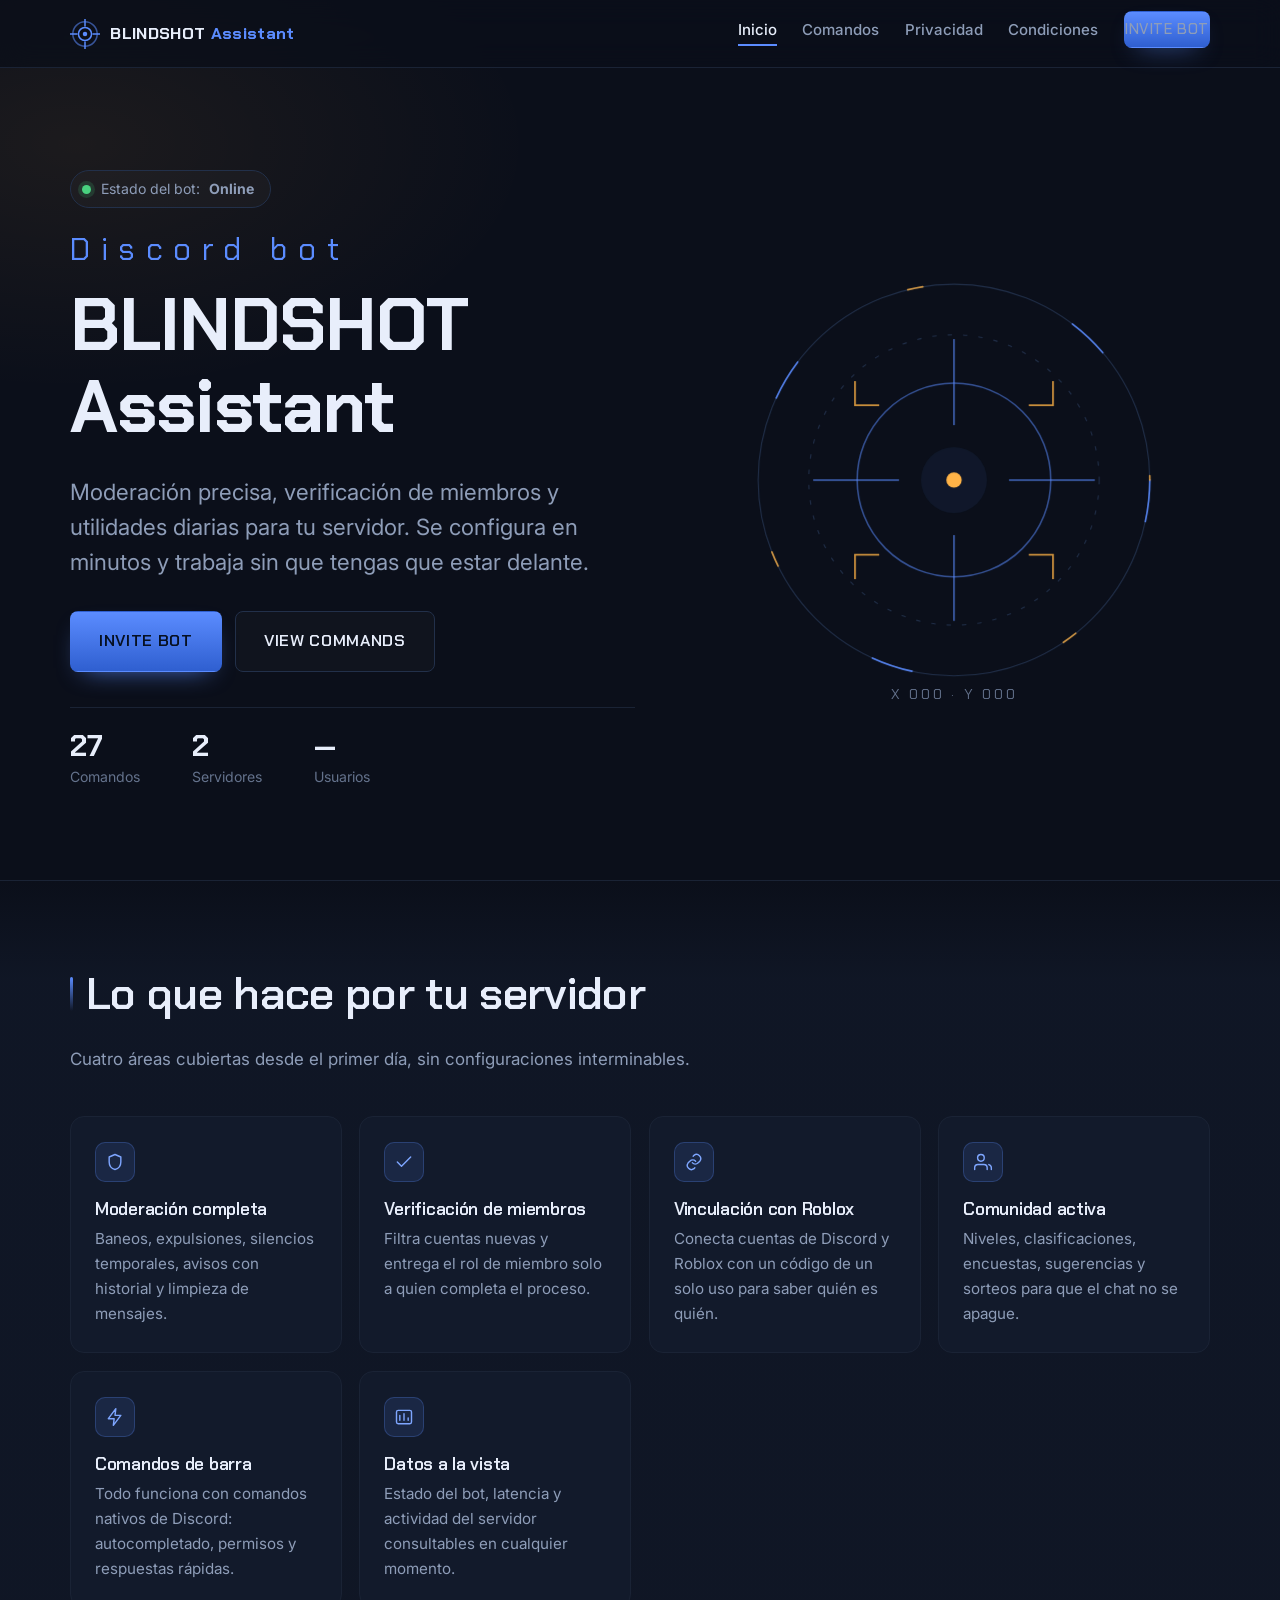
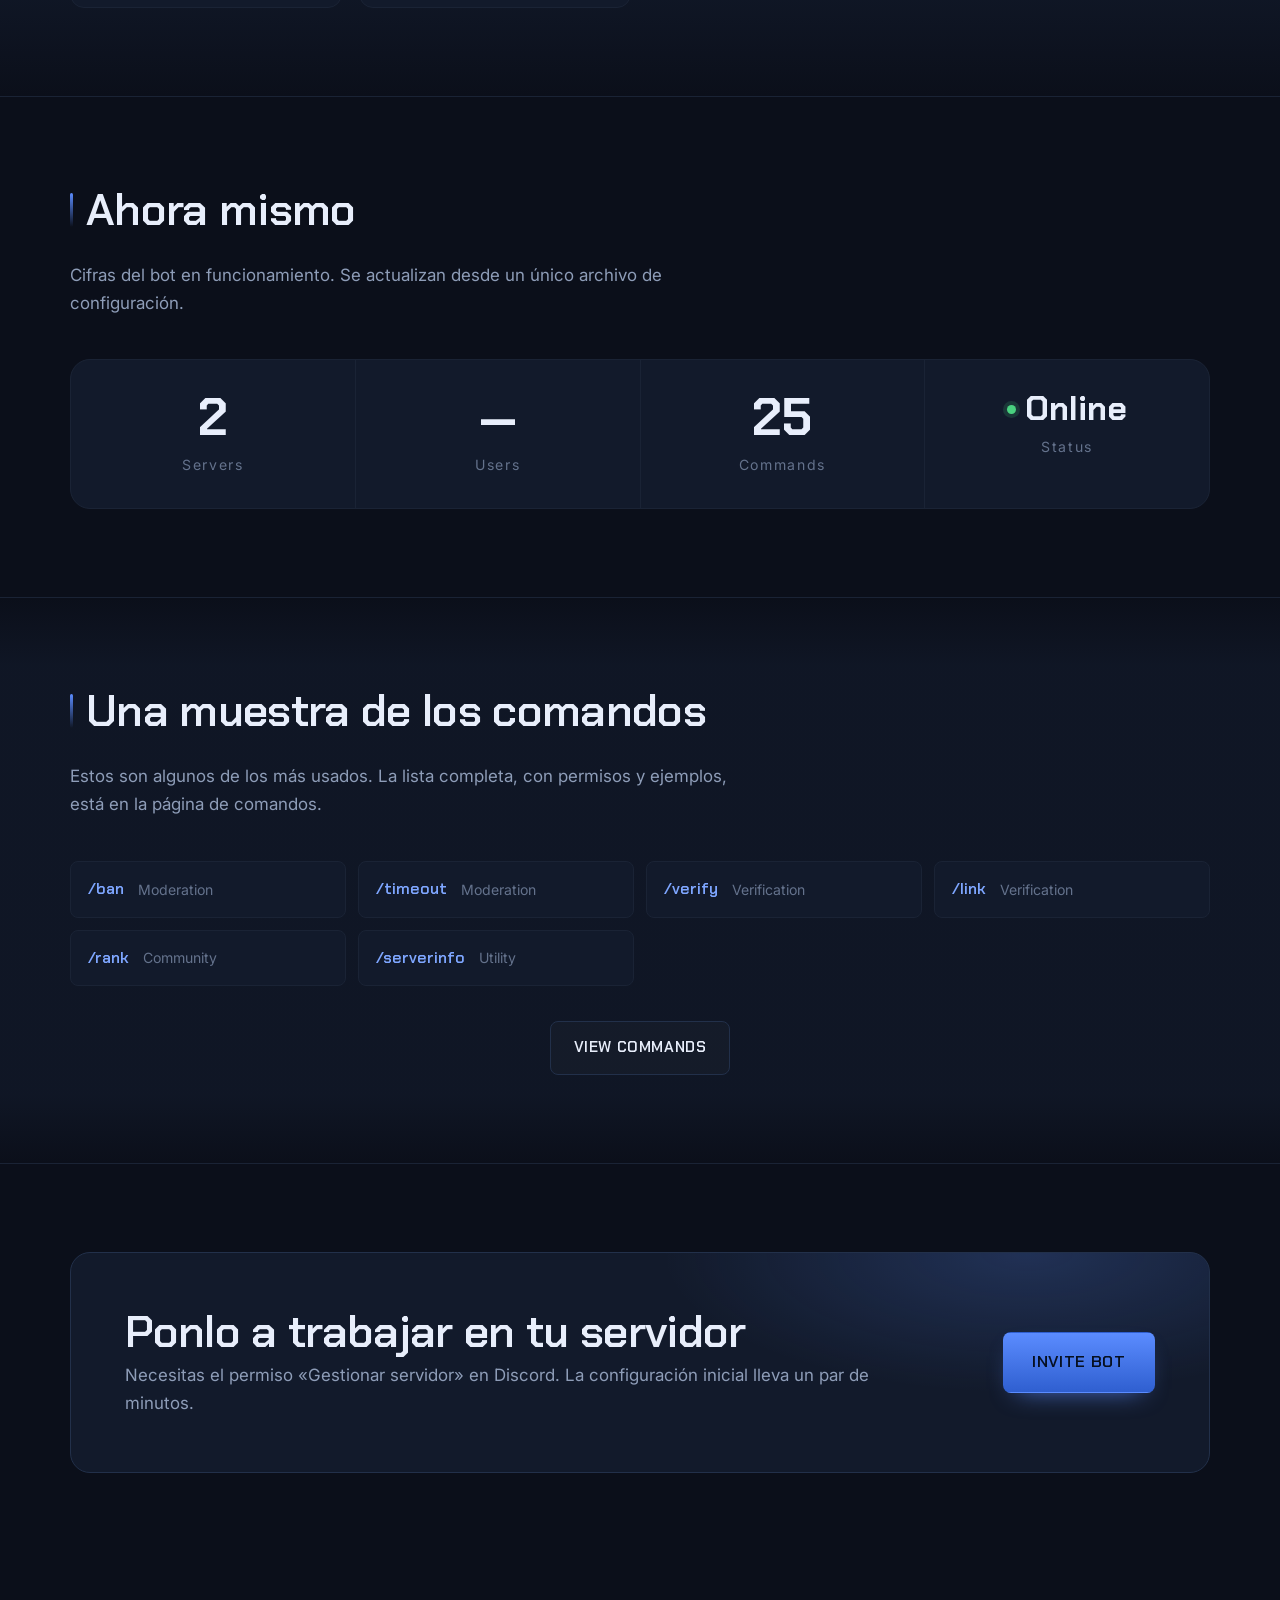
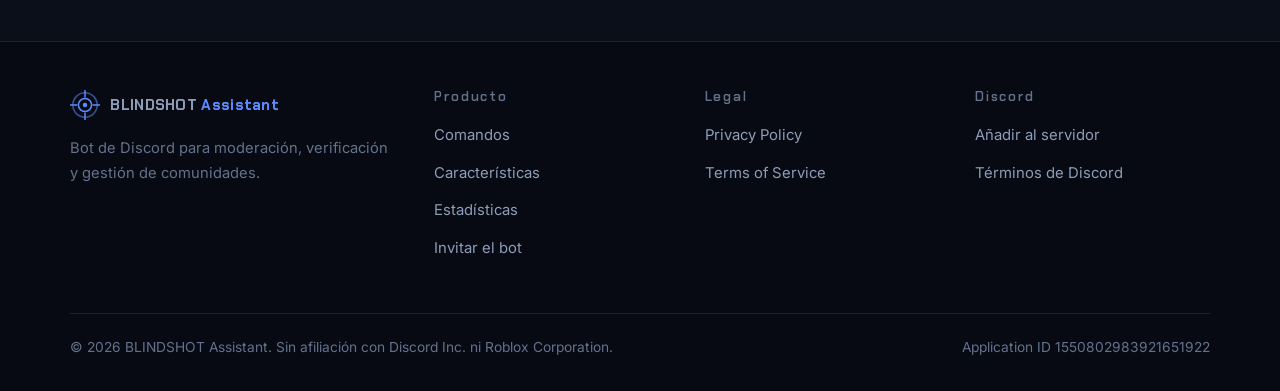
<file: index.html>
<!DOCTYPE html>
<html lang="es">
<head>
<meta charset="UTF-8">
<meta name="viewport" content="width=device-width, initial-scale=1">
<title>BLINDSHOT Assistant — Moderación y verificación para Discord</title>
<meta name="description" content="BLINDSHOT Assistant es un bot de Discord para moderar, verificar y dar vida a tu comunidad. Invítalo en un clic.">
<meta name="theme-color" content="#0b0f1a">
<link rel="icon" href="assets/favicon.svg" type="image/svg+xml">

<!-- Open Graph -->
<meta property="og:type" content="website">
<meta property="og:title" content="BLINDSHOT Assistant">
<meta property="og:description" content="Moderación, verificación y utilidades para tu servidor de Discord.">
<meta property="og:image" content="assets/logo.svg">

<link rel="preconnect" href="https://fonts.googleapis.com">
<link rel="preconnect" href="https://fonts.gstatic.com" crossorigin>
<link href="https://fonts.googleapis.com/css2?family=Chakra+Petch:wght@400;500;600;700&family=Inter:wght@400;500;600&display=swap" rel="stylesheet">
<link rel="stylesheet" href="style.css">
</head>
<body>
<a class="skip-link" href="#main">Saltar al contenido</a>

<!-- ============ NAVBAR ============ -->
<header class="nav">
  <div class="nav__inner">
    <a class="brand" href="index.html">
      <svg class="brand__mark" viewBox="0 0 32 32" fill="none" aria-hidden="true">
        <circle cx="16" cy="16" r="13" stroke="#5B8CFF" stroke-width="1.6" opacity=".55"/>
        <circle cx="16" cy="16" r="7" stroke="#5B8CFF" stroke-width="1.6"/>
        <line x1="16" y1="0" x2="16" y2="8" stroke="#5B8CFF" stroke-width="1.6"/>
        <line x1="16" y1="24" x2="16" y2="32" stroke="#5B8CFF" stroke-width="1.6"/>
        <line x1="0" y1="16" x2="8" y2="16" stroke="#5B8CFF" stroke-width="1.6"/>
        <line x1="24" y1="16" x2="32" y2="16" stroke="#5B8CFF" stroke-width="1.6"/>
        <circle class="reticle-dot" cx="16" cy="16" r="2.4" fill="#5B8CFF"/>
      </svg>
      <span class="brand__name">BLINDSHOT <span>Assistant</span></span>
    </a>

    <button class="nav__toggle" type="button" aria-expanded="false" aria-controls="nav-links" aria-label="Abrir menú">
      <span></span><span></span><span></span>
    </button>

    <ul class="nav__links" id="nav-links">
      <li><a href="index.html">Inicio</a></li>
      <li><a href="commands.html">Comandos</a></li>
      <li><a href="privacy.html">Privacidad</a></li>
      <li><a href="terms.html">Condiciones</a></li>
      <li><a class="btn btn-primary btn-sm" href="#" data-invite>INVITE BOT</a></li>
    </ul>
  </div>
</header>

<main id="main">

  <!-- ============ HERO ============ -->
  <section class="hero">
    <div class="wrap hero__grid">
      <div>
        <span class="hero__status">
          <span class="dot" data-status-dot></span>
          Estado del bot: <strong data-status-text>Online</strong>
        </span>

        <h1>
          <span class="thin">Discord bot</span>
          BLINDSHOT<br>Assistant
        </h1>

        <p class="hero__lead">
          Moderación precisa, verificación de miembros y utilidades diarias para
          tu servidor. Se configura en minutos y trabaja sin que tengas que estar delante.
        </p>

        <div class="hero__actions">
          <a class="btn btn-primary btn-lg" href="#" data-invite>INVITE BOT</a>
          <a class="btn btn-ghost btn-lg" href="commands.html">VIEW COMMANDS</a>
        </div>

        <div class="hero__meta">
          <div>
            <b data-stat="commands">27</b>
            <small>Comandos</small>
          </div>
          <div>
            <b data-stat="servers">2</b>
            <small>Servidores</small>
          </div>
          <div>
            <b data-stat="users">—</b>
            <small>Usuarios</small>
          </div>
        </div>
      </div>

      <!-- Retícula -->
      <div class="reticle" aria-hidden="true">
        <svg class="reticle__svg" viewBox="0 0 400 400" fill="none">
          <g class="reticle__lock">
            <g class="reticle__ring-outer">
              <circle cx="200" cy="200" r="178" stroke="#22304a" stroke-width="1"/>
              <circle cx="200" cy="200" r="178" stroke="#5B8CFF" stroke-width="1.5"
                      stroke-dasharray="38 280" stroke-linecap="round" opacity=".9"/>
              <circle cx="200" cy="200" r="178" stroke="#FFB347" stroke-width="1.5"
                      stroke-dasharray="14 304" stroke-dashoffset="-160" stroke-linecap="round" opacity=".8"/>
            </g>

            <g class="reticle__ring-inner">
              <circle cx="200" cy="200" r="132" stroke="#22304a" stroke-width="1" stroke-dasharray="4 10"/>
            </g>

            <g class="reticle__cross">
              <circle cx="200" cy="200" r="88" stroke="#5B8CFF" stroke-width="1.4" opacity=".55"/>
              <line x1="200" y1="72" x2="200" y2="150" stroke="#5B8CFF" stroke-width="1.4" opacity=".7"/>
              <line x1="200" y1="250" x2="200" y2="328" stroke="#5B8CFF" stroke-width="1.4" opacity=".7"/>
              <line x1="72" y1="200" x2="150" y2="200" stroke="#5B8CFF" stroke-width="1.4" opacity=".7"/>
              <line x1="250" y1="200" x2="328" y2="200" stroke="#5B8CFF" stroke-width="1.4" opacity=".7"/>
              <path d="M132 132h-22v-22M268 132h22v-22M132 268h-22v22M268 268h22v22"
                    stroke="#FFB347" stroke-width="1.6" opacity=".8"/>
            </g>

            <g class="reticle__core">
              <circle cx="200" cy="200" r="30" fill="#5B8CFF" opacity=".07"/>
              <circle cx="200" cy="200" r="7" fill="#FFB347"/>
            </g>
          </g>
        </svg>
        <span class="reticle__readout" data-readout>X 000 · Y 000</span>
      </div>
    </div>
  </section>

  <!-- ============ CARACTERÍSTICAS ============ -->
  <section class="section section--alt" id="features">
    <div class="wrap">
      <div class="section__head">
        <h2>Lo que hace por tu servidor</h2>
        <p>Cuatro áreas cubiertas desde el primer día, sin configuraciones interminables.</p>
      </div>

      <div class="grid">
        <article class="card">
          <div class="card__icon">
            <svg viewBox="0 0 24 24" fill="none" stroke="currentColor" stroke-width="1.7" stroke-linecap="round" stroke-linejoin="round">
              <path d="M12 3l7 3v6c0 4.4-3 8-7 9-4-1-7-4.6-7-9V6l7-3z"/>
            </svg>
          </div>
          <h3>Moderación completa</h3>
          <p>Baneos, expulsiones, silencios temporales, avisos con historial y limpieza de mensajes.</p>
        </article>

        <article class="card">
          <div class="card__icon">
            <svg viewBox="0 0 24 24" fill="none" stroke="currentColor" stroke-width="1.7" stroke-linecap="round" stroke-linejoin="round">
              <path d="M20 6L9 17l-5-5"/>
            </svg>
          </div>
          <h3>Verificación de miembros</h3>
          <p>Filtra cuentas nuevas y entrega el rol de miembro solo a quien completa el proceso.</p>
        </article>

        <article class="card">
          <div class="card__icon">
            <svg viewBox="0 0 24 24" fill="none" stroke="currentColor" stroke-width="1.7" stroke-linecap="round" stroke-linejoin="round">
              <path d="M10 13a5 5 0 007 0l2-2a5 5 0 00-7-7l-1 1"/>
              <path d="M14 11a5 5 0 00-7 0l-2 2a5 5 0 007 7l1-1"/>
            </svg>
          </div>
          <h3>Vinculación con Roblox</h3>
          <p>Conecta cuentas de Discord y Roblox con un código de un solo uso para saber quién es quién.</p>
        </article>

        <article class="card">
          <div class="card__icon">
            <svg viewBox="0 0 24 24" fill="none" stroke="currentColor" stroke-width="1.7" stroke-linecap="round" stroke-linejoin="round">
              <path d="M17 21v-2a4 4 0 00-4-4H6a4 4 0 00-4 4v2"/>
              <circle cx="9.5" cy="7" r="4"/>
              <path d="M22 21v-2a4 4 0 00-3-3.9"/>
            </svg>
          </div>
          <h3>Comunidad activa</h3>
          <p>Niveles, clasificaciones, encuestas, sugerencias y sorteos para que el chat no se apague.</p>
        </article>

        <article class="card">
          <div class="card__icon">
            <svg viewBox="0 0 24 24" fill="none" stroke="currentColor" stroke-width="1.7" stroke-linecap="round" stroke-linejoin="round">
              <path d="M13 2L4 14h7l-1 8 9-12h-7l1-8z"/>
            </svg>
          </div>
          <h3>Comandos de barra</h3>
          <p>Todo funciona con comandos nativos de Discord: autocompletado, permisos y respuestas rápidas.</p>
        </article>

        <article class="card">
          <div class="card__icon">
            <svg viewBox="0 0 24 24" fill="none" stroke="currentColor" stroke-width="1.7" stroke-linecap="round" stroke-linejoin="round">
              <rect x="3" y="4" width="18" height="16" rx="2"/>
              <path d="M7 10v6M12 8v8M17 13v3"/>
            </svg>
          </div>
          <h3>Datos a la vista</h3>
          <p>Estado del bot, latencia y actividad del servidor consultables en cualquier momento.</p>
        </article>
      </div>
    </div>
  </section>

  <!-- ============ ESTADÍSTICAS ============ -->
  <section class="section" id="stats">
    <div class="wrap">
      <div class="section__head">
        <h2>Ahora mismo</h2>
        <p>Cifras del bot en funcionamiento. Se actualizan desde un único archivo de configuración.</p>
      </div>

      <div class="stats">
        <div class="stat">
          <div class="stat__value" data-stat="servers">2</div>
          <div class="stat__label">Servers</div>
        </div>
        <div class="stat">
          <div class="stat__value" data-stat="users">—</div>
          <div class="stat__label">Users</div>
        </div>
        <div class="stat">
          <div class="stat__value" data-stat="commands">27</div>
          <div class="stat__label">Commands</div>
        </div>
        <div class="stat stat--status">
          <div class="stat__value">
            <span class="dot" data-status-dot></span>
            <span data-status-text>Online</span>
          </div>
          <div class="stat__label">Status</div>
        </div>
      </div>
    </div>
  </section>

  <!-- ============ COMANDOS (breve) ============ -->
  <section class="section section--alt" id="commands">
    <div class="wrap">
      <div class="section__head">
        <h2>Una muestra de los comandos</h2>
        <p>Estos son algunos de los más usados. La lista completa, con permisos y ejemplos, está en la página de comandos.</p>
      </div>

      <div class="cmd-preview" id="cmd-preview"></div>

      <div class="center-action">
        <a class="btn btn-ghost" href="commands.html">VIEW COMMANDS</a>
      </div>
    </div>
  </section>

  <!-- ============ CTA ============ -->
  <section class="section">
    <div class="wrap">
      <div class="cta-band">
        <div>
          <h2>Ponlo a trabajar en tu servidor</h2>
          <p>Necesitas el permiso «Gestionar servidor» en Discord. La configuración inicial lleva un par de minutos.</p>
        </div>
        <a class="btn btn-primary btn-lg" href="#" data-invite>INVITE BOT</a>
      </div>
    </div>
  </section>

</main>

<!-- ============ FOOTER ============ -->
<footer class="footer">
  <div class="wrap">
    <div class="footer__grid">
      <div class="footer__about">
        <a class="brand" href="index.html" style="margin-bottom:1rem">
          <svg class="brand__mark" viewBox="0 0 32 32" fill="none" aria-hidden="true">
            <circle cx="16" cy="16" r="13" stroke="#5B8CFF" stroke-width="1.6" opacity=".55"/>
            <circle cx="16" cy="16" r="7" stroke="#5B8CFF" stroke-width="1.6"/>
            <line x1="16" y1="0" x2="16" y2="8" stroke="#5B8CFF" stroke-width="1.6"/>
            <line x1="16" y1="24" x2="16" y2="32" stroke="#5B8CFF" stroke-width="1.6"/>
            <line x1="0" y1="16" x2="8" y2="16" stroke="#5B8CFF" stroke-width="1.6"/>
            <line x1="24" y1="16" x2="32" y2="16" stroke="#5B8CFF" stroke-width="1.6"/>
            <circle class="reticle-dot" cx="16" cy="16" r="2.4" fill="#5B8CFF"/>
          </svg>
          <span class="brand__name">BLINDSHOT <span>Assistant</span></span>
        </a>
        <p>Bot de Discord para moderación, verificación y gestión de comunidades.</p>
      </div>

      <div>
        <h4>Producto</h4>
        <ul>
          <li><a href="commands.html">Comandos</a></li>
          <li><a href="index.html#features">Características</a></li>
          <li><a href="index.html#stats">Estadísticas</a></li>
          <li><a href="#" data-invite>Invitar el bot</a></li>
        </ul>
      </div>

      <div>
        <h4>Legal</h4>
        <ul>
          <li><a href="privacy.html">Privacy Policy</a></li>
          <li><a href="terms.html">Terms of Service</a></li>
        </ul>
      </div>

      <div>
        <h4>Discord</h4>
        <ul>
          <li><a href="#" data-invite>Añadir al servidor</a></li>
          <li><a href="https://discord.com/terms" target="_blank" rel="noopener">Términos de Discord</a></li>
        </ul>
      </div>
    </div>

    <div class="footer__bottom">
      <span>© <span data-year>2026</span> BLINDSHOT Assistant. Sin afiliación con Discord Inc. ni Roblox Corporation.</span>
      <span>Application ID 1550802983921651922</span>
    </div>
  </div>
</footer>

<script src="script.js"></script>
</body>
</html>
</file>
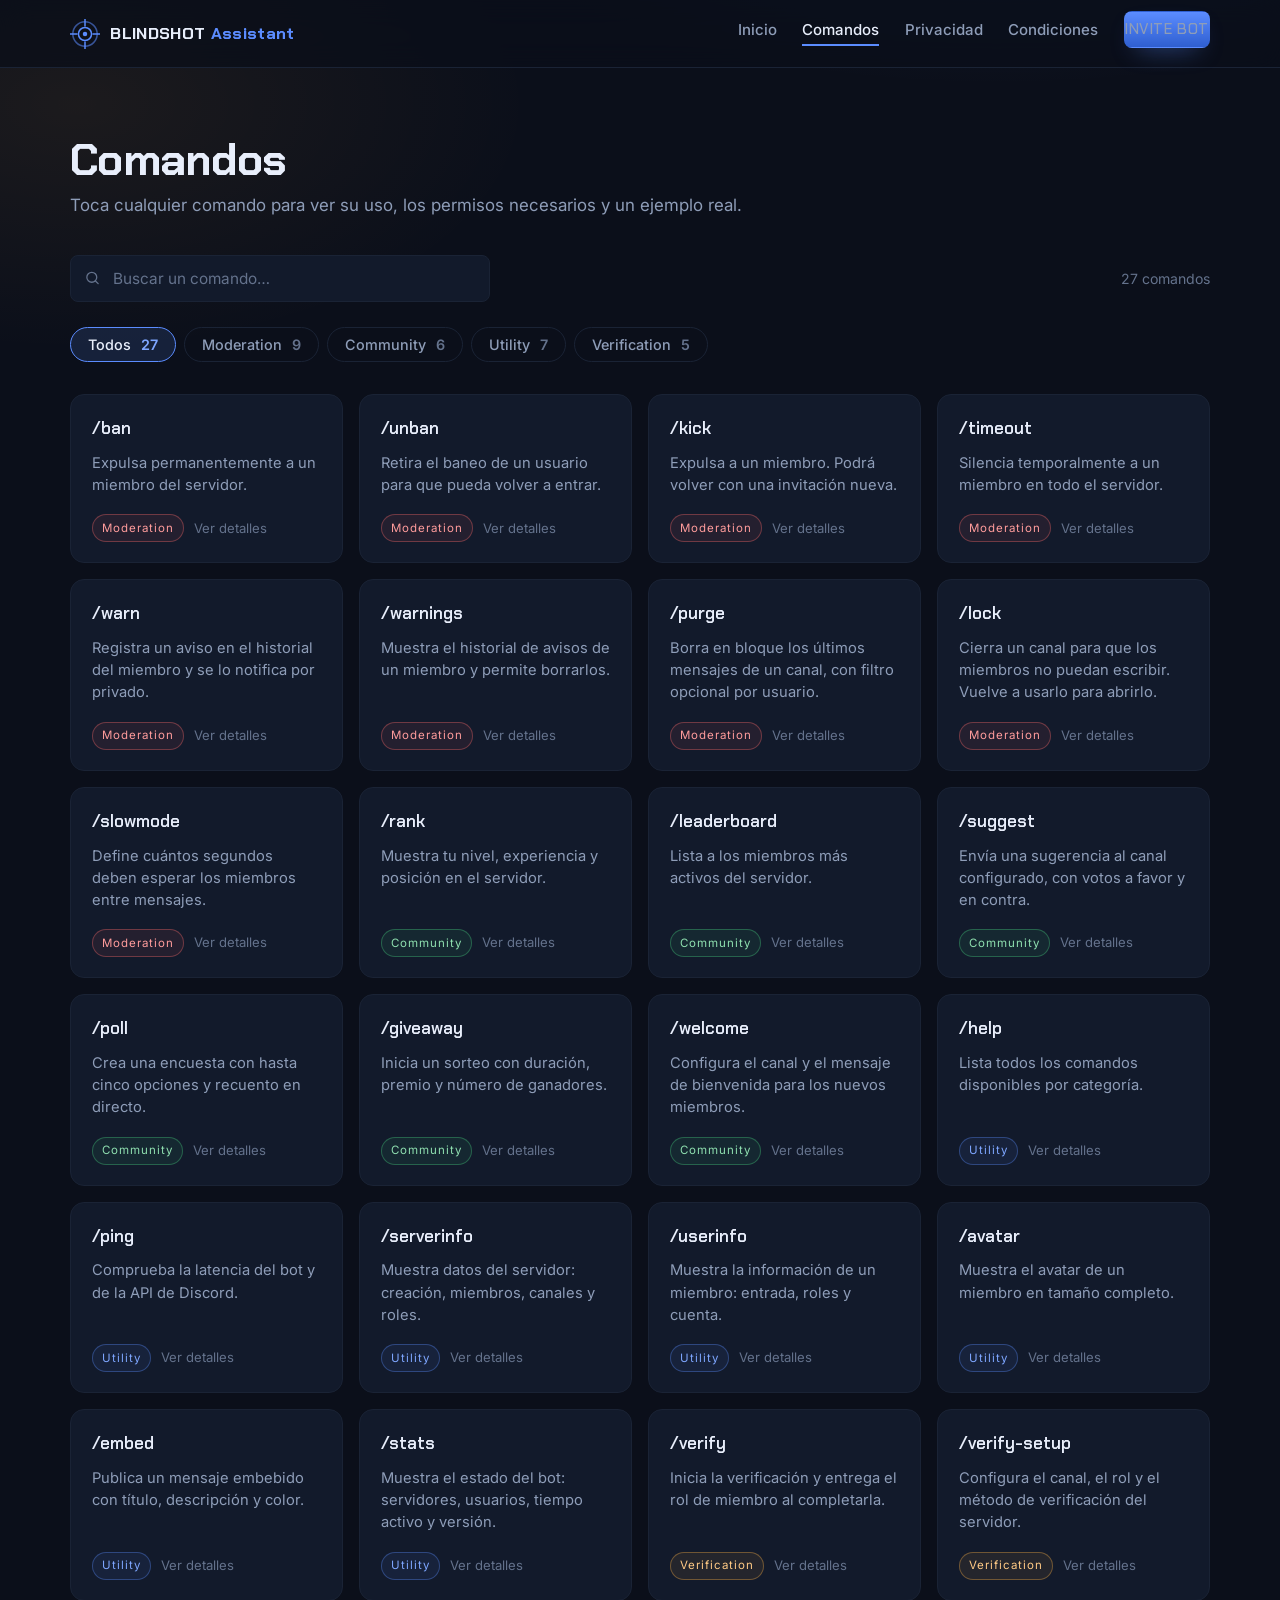
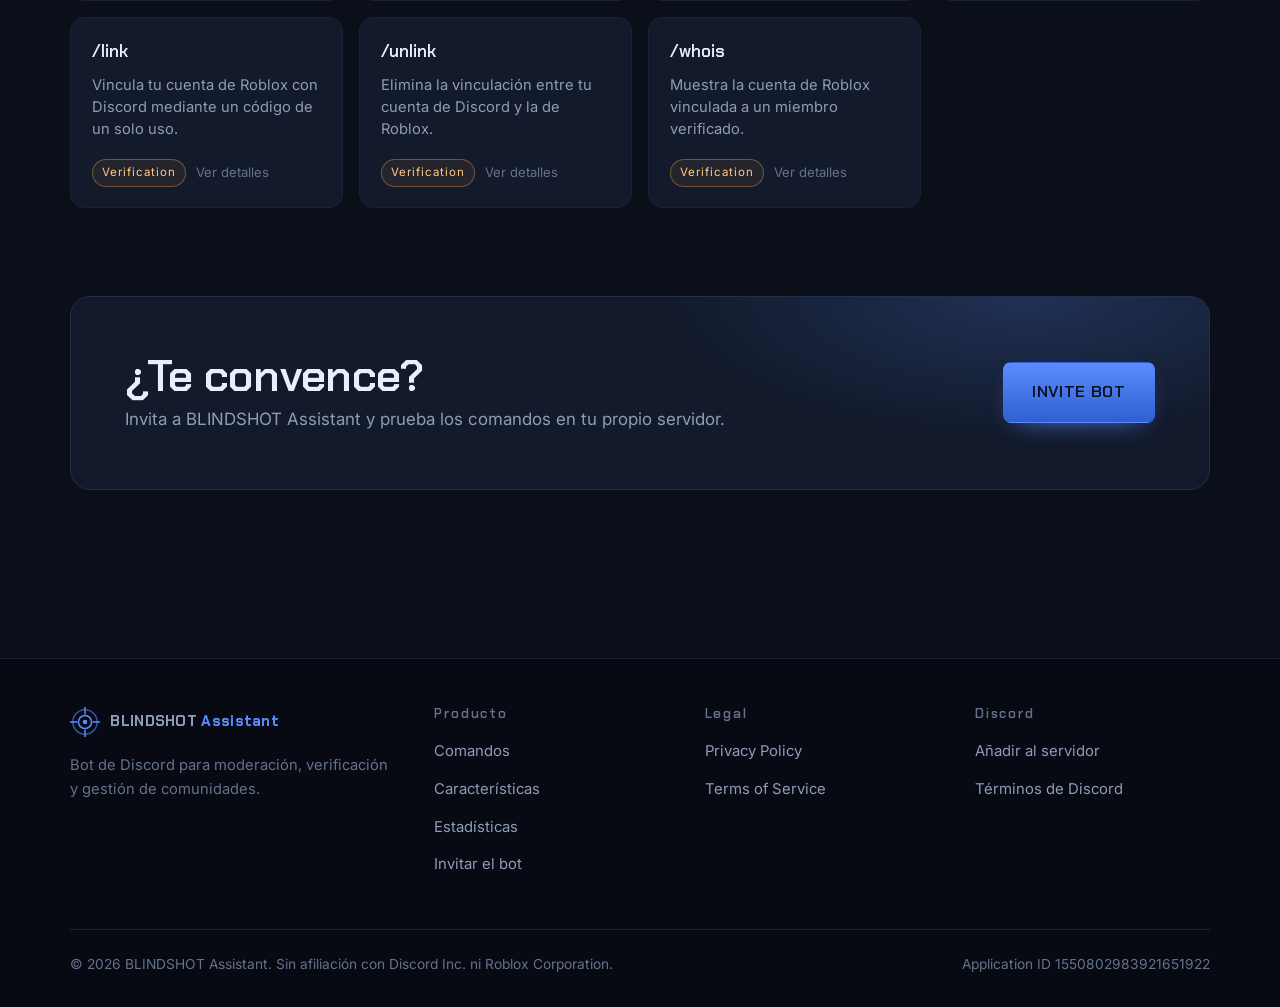
<file: commands.html>
<!DOCTYPE html>
<html lang="es">
<head>
<meta charset="UTF-8">
<meta name="viewport" content="width=device-width, initial-scale=1">
<title>Comandos — BLINDSHOT Assistant</title>
<meta name="description" content="Todos los comandos de BLINDSHOT Assistant: moderación, comunidad, utilidad y verificación, con permisos y ejemplos.">
<meta name="theme-color" content="#0b0f1a">
<link rel="icon" href="assets/favicon.svg" type="image/svg+xml">
<link rel="preconnect" href="https://fonts.googleapis.com">
<link rel="preconnect" href="https://fonts.gstatic.com" crossorigin>
<link href="https://fonts.googleapis.com/css2?family=Chakra+Petch:wght@400;500;600;700&family=Inter:wght@400;500;600&display=swap" rel="stylesheet">
<link rel="stylesheet" href="style.css">
</head>
<body>
<a class="skip-link" href="#main">Saltar al contenido</a>

<header class="nav">
  <div class="nav__inner">
    <a class="brand" href="index.html">
      <svg class="brand__mark" viewBox="0 0 32 32" fill="none" aria-hidden="true">
        <circle cx="16" cy="16" r="13" stroke="#5B8CFF" stroke-width="1.6" opacity=".55"/>
        <circle cx="16" cy="16" r="7" stroke="#5B8CFF" stroke-width="1.6"/>
        <line x1="16" y1="0" x2="16" y2="8" stroke="#5B8CFF" stroke-width="1.6"/>
        <line x1="16" y1="24" x2="16" y2="32" stroke="#5B8CFF" stroke-width="1.6"/>
        <line x1="0" y1="16" x2="8" y2="16" stroke="#5B8CFF" stroke-width="1.6"/>
        <line x1="24" y1="16" x2="32" y2="16" stroke="#5B8CFF" stroke-width="1.6"/>
        <circle class="reticle-dot" cx="16" cy="16" r="2.4" fill="#5B8CFF"/>
      </svg>
      <span class="brand__name">BLINDSHOT <span>Assistant</span></span>
    </a>

    <button class="nav__toggle" type="button" aria-expanded="false" aria-controls="nav-links" aria-label="Abrir menú">
      <span></span><span></span><span></span>
    </button>

    <ul class="nav__links" id="nav-links">
      <li><a href="index.html">Inicio</a></li>
      <li><a href="commands.html">Comandos</a></li>
      <li><a href="privacy.html">Privacidad</a></li>
      <li><a href="terms.html">Condiciones</a></li>
      <li><a class="btn btn-primary btn-sm" href="#" data-invite>INVITE BOT</a></li>
    </ul>
  </div>
</header>

<main id="main">
  <section class="page-head">
    <div class="wrap">
      <h1>Comandos</h1>
      <p>Toca cualquier comando para ver su uso, los permisos necesarios y un ejemplo real.</p>
    </div>
  </section>

  <section class="section" style="padding-top:0">
    <div class="wrap">

      <div class="toolbar">
        <div class="search">
          <svg viewBox="0 0 24 24" fill="none" stroke="currentColor" stroke-width="1.8" stroke-linecap="round" aria-hidden="true">
            <circle cx="11" cy="11" r="7"/><path d="M20 20l-3.5-3.5"/>
          </svg>
          <input id="cmd-search" type="search" placeholder="Buscar un comando…" autocomplete="off" aria-label="Buscar comandos">
        </div>
        <span class="result-count" id="result-count" aria-live="polite"></span>
      </div>

      <div class="filters" id="cmd-filters" role="group" aria-label="Filtrar por categoría"></div>

      <div class="cmd-grid" id="cmd-grid"></div>
    </div>
  </section>

  <section class="section" style="padding-top:0">
    <div class="wrap">
      <div class="cta-band">
        <div>
          <h2>¿Te convence?</h2>
          <p>Invita a BLINDSHOT Assistant y prueba los comandos en tu propio servidor.</p>
        </div>
        <a class="btn btn-primary btn-lg" href="#" data-invite>INVITE BOT</a>
      </div>
    </div>
  </section>
</main>

<!-- ============ MODAL ============ -->
<div class="modal" id="cmd-modal" role="dialog" aria-modal="true" aria-labelledby="modal-title" aria-hidden="true">
  <div class="modal__box">
    <div class="modal__top">
      <h2 class="modal__title" id="modal-title">/comando</h2>
      <button class="modal__close" type="button" data-close aria-label="Cerrar">✕</button>
    </div>

    <span class="tag" id="modal-category">Categoría</span>
    <p class="modal__desc" id="modal-desc" style="margin-top:1rem"></p>

    <div class="field">
      <div class="field__label">Uso</div>
      <pre id="modal-usage"></pre>
    </div>

    <div class="field">
      <div class="field__label">Permisos necesarios</div>
      <div class="perm-list" id="modal-perms"></div>
    </div>

    <div class="field" style="margin-bottom:1.6rem">
      <div class="field__label">Ejemplo</div>
      <pre id="modal-example"></pre>
    </div>

    <button class="btn btn-ghost" type="button" data-close>Cerrar</button>
  </div>
</div>

<footer class="footer">
  <div class="wrap">
    <div class="footer__grid">
      <div class="footer__about">
        <a class="brand" href="index.html" style="margin-bottom:1rem">
          <svg class="brand__mark" viewBox="0 0 32 32" fill="none" aria-hidden="true">
            <circle cx="16" cy="16" r="13" stroke="#5B8CFF" stroke-width="1.6" opacity=".55"/>
            <circle cx="16" cy="16" r="7" stroke="#5B8CFF" stroke-width="1.6"/>
            <line x1="16" y1="0" x2="16" y2="8" stroke="#5B8CFF" stroke-width="1.6"/>
            <line x1="16" y1="24" x2="16" y2="32" stroke="#5B8CFF" stroke-width="1.6"/>
            <line x1="0" y1="16" x2="8" y2="16" stroke="#5B8CFF" stroke-width="1.6"/>
            <line x1="24" y1="16" x2="32" y2="16" stroke="#5B8CFF" stroke-width="1.6"/>
            <circle class="reticle-dot" cx="16" cy="16" r="2.4" fill="#5B8CFF"/>
          </svg>
          <span class="brand__name">BLINDSHOT <span>Assistant</span></span>
        </a>
        <p>Bot de Discord para moderación, verificación y gestión de comunidades.</p>
      </div>
      <div>
        <h4>Producto</h4>
        <ul>
          <li><a href="commands.html">Comandos</a></li>
          <li><a href="index.html#features">Características</a></li>
          <li><a href="index.html#stats">Estadísticas</a></li>
          <li><a href="#" data-invite>Invitar el bot</a></li>
        </ul>
      </div>
      <div>
        <h4>Legal</h4>
        <ul>
          <li><a href="privacy.html">Privacy Policy</a></li>
          <li><a href="terms.html">Terms of Service</a></li>
        </ul>
      </div>
      <div>
        <h4>Discord</h4>
        <ul>
          <li><a href="#" data-invite>Añadir al servidor</a></li>
          <li><a href="https://discord.com/terms" target="_blank" rel="noopener">Términos de Discord</a></li>
        </ul>
      </div>
    </div>
    <div class="footer__bottom">
      <span>© <span data-year>2026</span> BLINDSHOT Assistant. Sin afiliación con Discord Inc. ni Roblox Corporation.</span>
      <span>Application ID 1550802983921651922</span>
    </div>
  </div>
</footer>

<script src="script.js"></script>
</body>
</html>
</file>
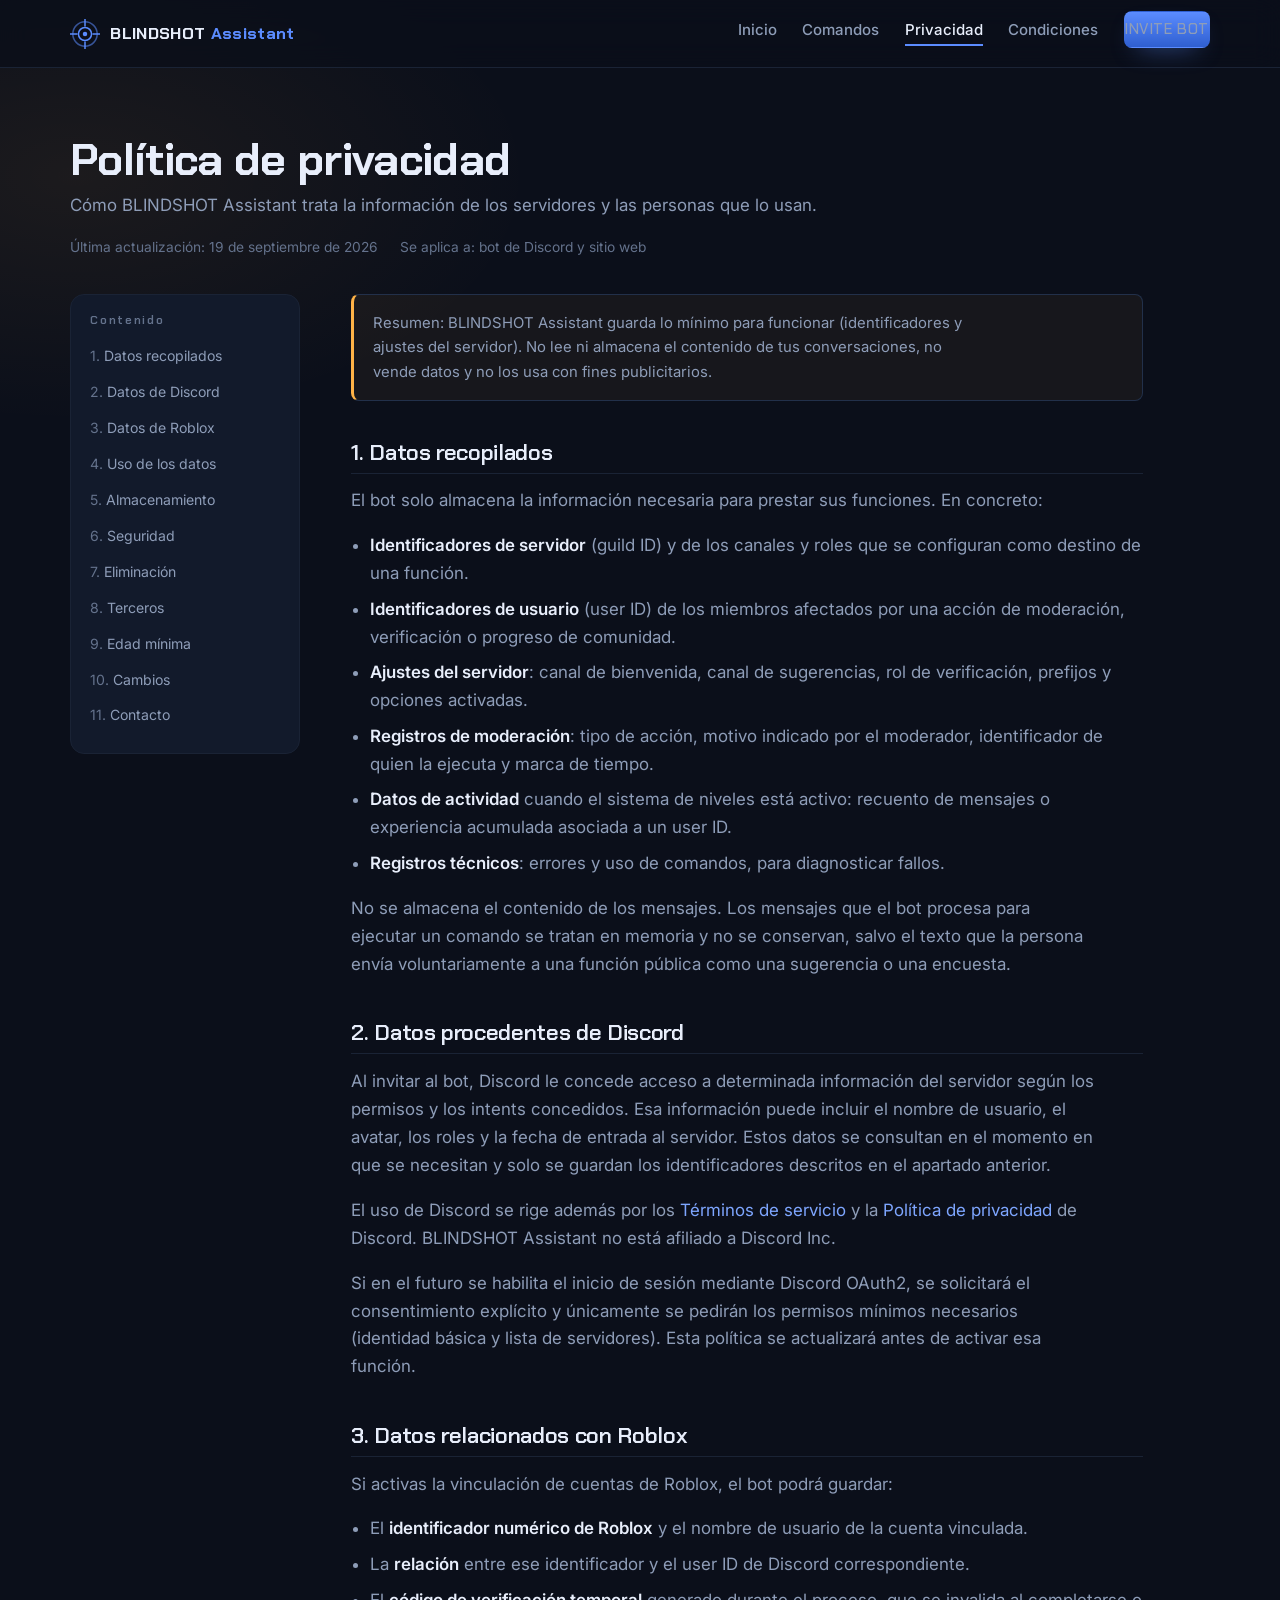
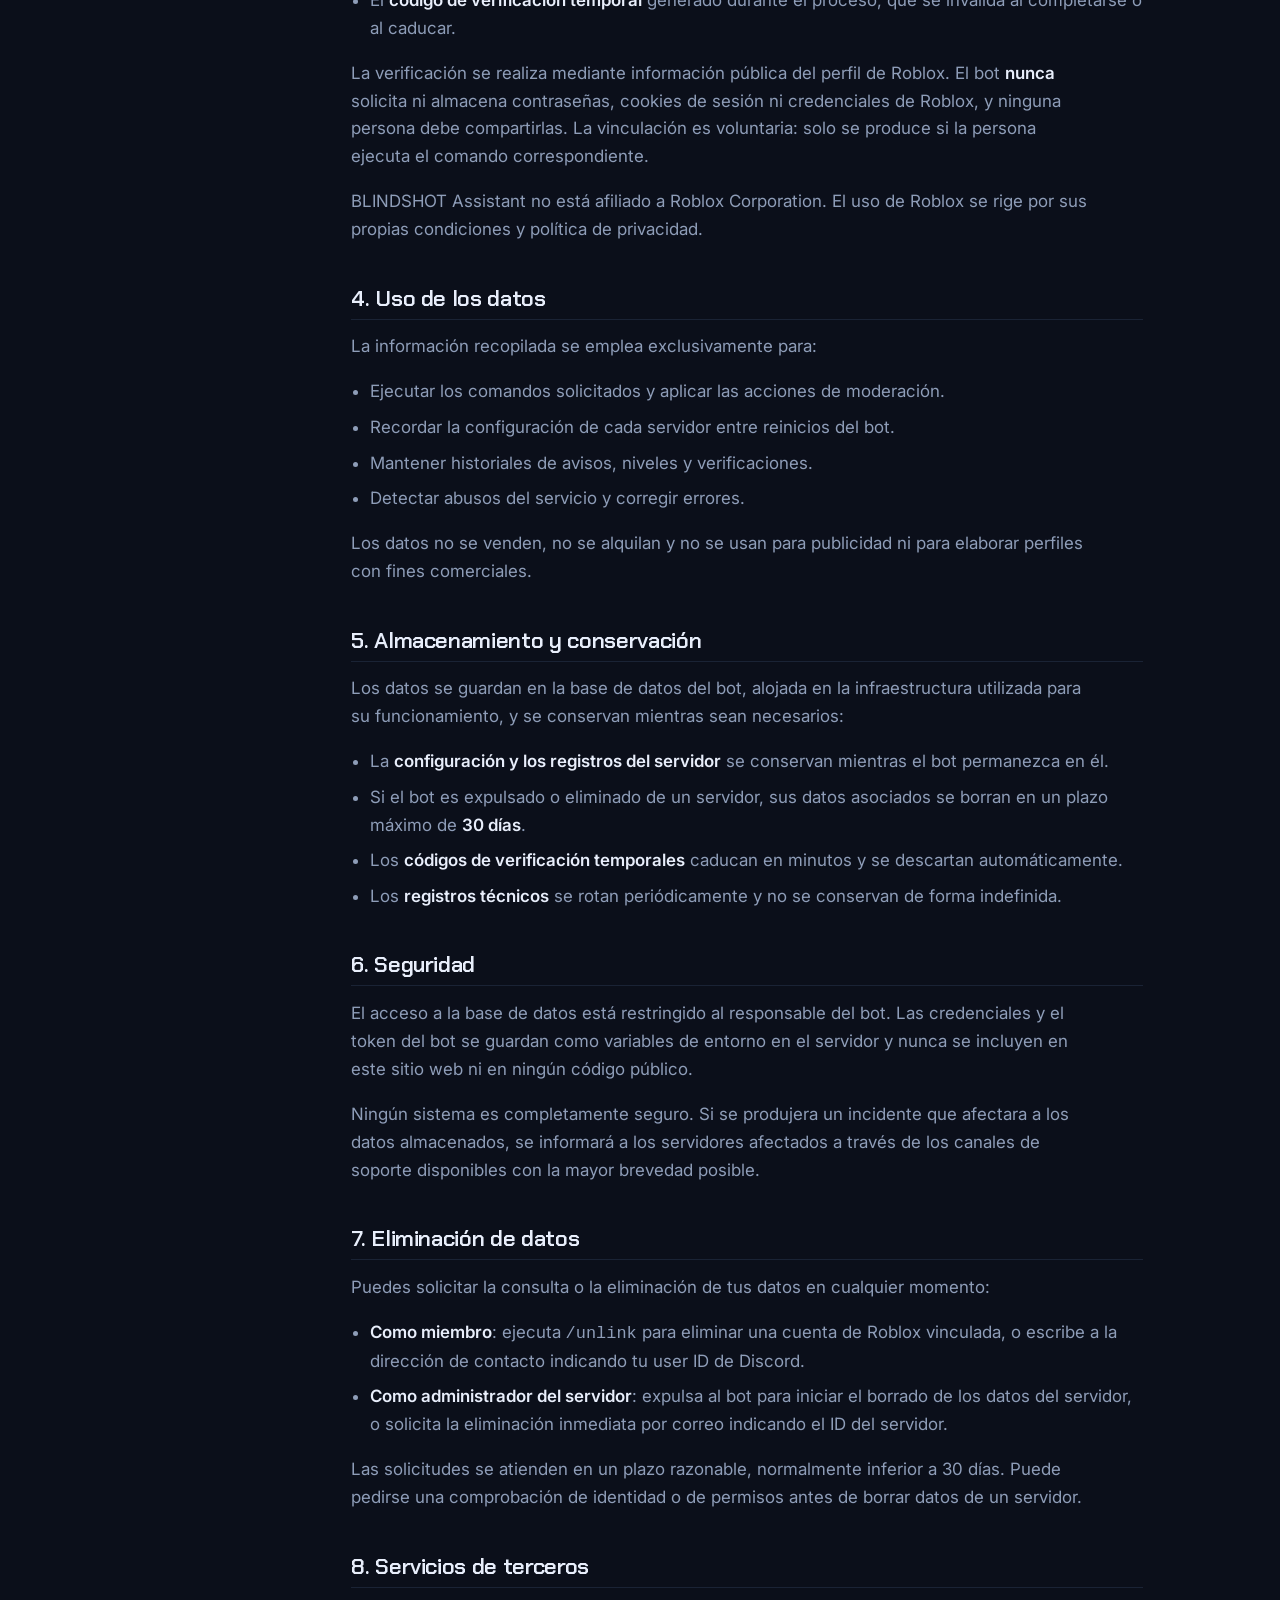
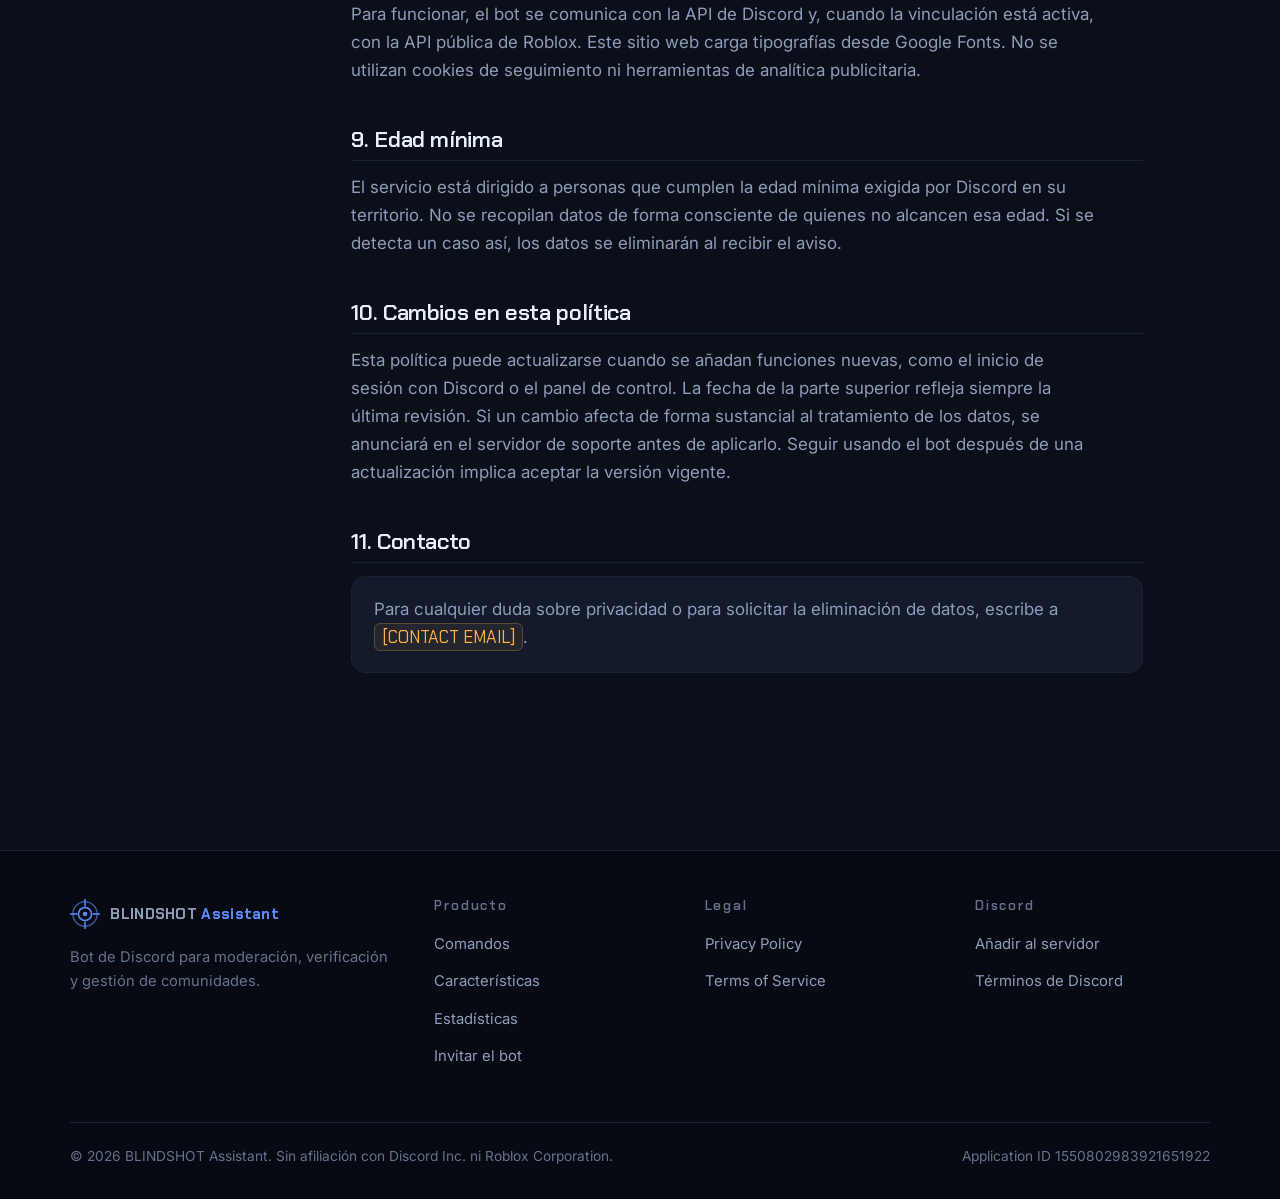
<file: privacy.html>
<!DOCTYPE html>
<html lang="es">
<head>
<meta charset="UTF-8">
<meta name="viewport" content="width=device-width, initial-scale=1">
<title>Política de privacidad — BLINDSHOT Assistant</title>
<meta name="description" content="Qué datos recopila BLINDSHOT Assistant, para qué se usan, cuánto se conservan y cómo solicitar su eliminación.">
<meta name="theme-color" content="#0b0f1a">
<link rel="icon" href="assets/favicon.svg" type="image/svg+xml">
<link rel="preconnect" href="https://fonts.googleapis.com">
<link rel="preconnect" href="https://fonts.gstatic.com" crossorigin>
<link href="https://fonts.googleapis.com/css2?family=Chakra+Petch:wght@400;500;600;700&family=Inter:wght@400;500;600&display=swap" rel="stylesheet">
<link rel="stylesheet" href="style.css">
</head>
<body>
<a class="skip-link" href="#main">Saltar al contenido</a>

<header class="nav">
  <div class="nav__inner">
    <a class="brand" href="index.html">
      <svg class="brand__mark" viewBox="0 0 32 32" fill="none" aria-hidden="true">
        <circle cx="16" cy="16" r="13" stroke="#5B8CFF" stroke-width="1.6" opacity=".55"/>
        <circle cx="16" cy="16" r="7" stroke="#5B8CFF" stroke-width="1.6"/>
        <line x1="16" y1="0" x2="16" y2="8" stroke="#5B8CFF" stroke-width="1.6"/>
        <line x1="16" y1="24" x2="16" y2="32" stroke="#5B8CFF" stroke-width="1.6"/>
        <line x1="0" y1="16" x2="8" y2="16" stroke="#5B8CFF" stroke-width="1.6"/>
        <line x1="24" y1="16" x2="32" y2="16" stroke="#5B8CFF" stroke-width="1.6"/>
        <circle class="reticle-dot" cx="16" cy="16" r="2.4" fill="#5B8CFF"/>
      </svg>
      <span class="brand__name">BLINDSHOT <span>Assistant</span></span>
    </a>
    <button class="nav__toggle" type="button" aria-expanded="false" aria-controls="nav-links" aria-label="Abrir menú">
      <span></span><span></span><span></span>
    </button>
    <ul class="nav__links" id="nav-links">
      <li><a href="index.html">Inicio</a></li>
      <li><a href="commands.html">Comandos</a></li>
      <li><a href="privacy.html">Privacidad</a></li>
      <li><a href="terms.html">Condiciones</a></li>
      <li><a class="btn btn-primary btn-sm" href="#" data-invite>INVITE BOT</a></li>
    </ul>
  </div>
</header>

<main id="main">
  <section class="page-head">
    <div class="wrap">
      <h1>Política de privacidad</h1>
      <p>Cómo BLINDSHOT Assistant trata la información de los servidores y las personas que lo usan.</p>
      <div class="meta-line">
        <span>Última actualización: 19 de septiembre de 2026</span>
        <span>Se aplica a: bot de Discord y sitio web</span>
      </div>
    </div>
  </section>

  <section class="legal">
    <div class="wrap legal__layout">

      <nav class="legal__toc" aria-label="Índice">
        <h4>Contenido</h4>
        <ol>
          <li><a href="#datos">Datos recopilados</a></li>
          <li><a href="#discord">Datos de Discord</a></li>
          <li><a href="#roblox">Datos de Roblox</a></li>
          <li><a href="#uso">Uso de los datos</a></li>
          <li><a href="#almacenamiento">Almacenamiento</a></li>
          <li><a href="#seguridad">Seguridad</a></li>
          <li><a href="#eliminacion">Eliminación</a></li>
          <li><a href="#terceros">Terceros</a></li>
          <li><a href="#menores">Edad mínima</a></li>
          <li><a href="#cambios">Cambios</a></li>
          <li><a href="#contacto">Contacto</a></li>
        </ol>
      </nav>

      <div class="legal__body">

        <div class="notice">
          <p>Resumen: BLINDSHOT Assistant guarda lo mínimo para funcionar (identificadores y ajustes del servidor). No lee ni almacena el contenido de tus conversaciones, no vende datos y no los usa con fines publicitarios.</p>
        </div>

        <section id="datos">
          <h2>1. Datos recopilados</h2>
          <p>El bot solo almacena la información necesaria para prestar sus funciones. En concreto:</p>
          <ul>
            <li><strong>Identificadores de servidor</strong> (guild ID) y de los canales y roles que se configuran como destino de una función.</li>
            <li><strong>Identificadores de usuario</strong> (user ID) de los miembros afectados por una acción de moderación, verificación o progreso de comunidad.</li>
            <li><strong>Ajustes del servidor</strong>: canal de bienvenida, canal de sugerencias, rol de verificación, prefijos y opciones activadas.</li>
            <li><strong>Registros de moderación</strong>: tipo de acción, motivo indicado por el moderador, identificador de quien la ejecuta y marca de tiempo.</li>
            <li><strong>Datos de actividad</strong> cuando el sistema de niveles está activo: recuento de mensajes o experiencia acumulada asociada a un user ID.</li>
            <li><strong>Registros técnicos</strong>: errores y uso de comandos, para diagnosticar fallos.</li>
          </ul>
          <p>No se almacena el contenido de los mensajes. Los mensajes que el bot procesa para ejecutar un comando se tratan en memoria y no se conservan, salvo el texto que la persona envía voluntariamente a una función pública como una sugerencia o una encuesta.</p>
        </section>

        <section id="discord">
          <h2>2. Datos procedentes de Discord</h2>
          <p>Al invitar al bot, Discord le concede acceso a determinada información del servidor según los permisos y los intents concedidos. Esa información puede incluir el nombre de usuario, el avatar, los roles y la fecha de entrada al servidor. Estos datos se consultan en el momento en que se necesitan y solo se guardan los identificadores descritos en el apartado anterior.</p>
          <p>El uso de Discord se rige además por los <a href="https://discord.com/terms" target="_blank" rel="noopener">Términos de servicio</a> y la <a href="https://discord.com/privacy" target="_blank" rel="noopener">Política de privacidad</a> de Discord. BLINDSHOT Assistant no está afiliado a Discord Inc.</p>
          <p>Si en el futuro se habilita el inicio de sesión mediante Discord OAuth2, se solicitará el consentimiento explícito y únicamente se pedirán los permisos mínimos necesarios (identidad básica y lista de servidores). Esta política se actualizará antes de activar esa función.</p>
        </section>

        <section id="roblox">
          <h2>3. Datos relacionados con Roblox</h2>
          <p>Si activas la vinculación de cuentas de Roblox, el bot podrá guardar:</p>
          <ul>
            <li>El <strong>identificador numérico de Roblox</strong> y el nombre de usuario de la cuenta vinculada.</li>
            <li>La <strong>relación</strong> entre ese identificador y el user ID de Discord correspondiente.</li>
            <li>El <strong>código de verificación temporal</strong> generado durante el proceso, que se invalida al completarse o al caducar.</li>
          </ul>
          <p>La verificación se realiza mediante información pública del perfil de Roblox. El bot <strong>nunca</strong> solicita ni almacena contraseñas, cookies de sesión ni credenciales de Roblox, y ninguna persona debe compartirlas. La vinculación es voluntaria: solo se produce si la persona ejecuta el comando correspondiente.</p>
          <p>BLINDSHOT Assistant no está afiliado a Roblox Corporation. El uso de Roblox se rige por sus propias condiciones y política de privacidad.</p>
        </section>

        <section id="uso">
          <h2>4. Uso de los datos</h2>
          <p>La información recopilada se emplea exclusivamente para:</p>
          <ul>
            <li>Ejecutar los comandos solicitados y aplicar las acciones de moderación.</li>
            <li>Recordar la configuración de cada servidor entre reinicios del bot.</li>
            <li>Mantener historiales de avisos, niveles y verificaciones.</li>
            <li>Detectar abusos del servicio y corregir errores.</li>
          </ul>
          <p>Los datos no se venden, no se alquilan y no se usan para publicidad ni para elaborar perfiles con fines comerciales.</p>
        </section>

        <section id="almacenamiento">
          <h2>5. Almacenamiento y conservación</h2>
          <p>Los datos se guardan en la base de datos del bot, alojada en la infraestructura utilizada para su funcionamiento, y se conservan mientras sean necesarios:</p>
          <ul>
            <li>La <strong>configuración y los registros del servidor</strong> se conservan mientras el bot permanezca en él.</li>
            <li>Si el bot es expulsado o eliminado de un servidor, sus datos asociados se borran en un plazo máximo de <strong>30 días</strong>.</li>
            <li>Los <strong>códigos de verificación temporales</strong> caducan en minutos y se descartan automáticamente.</li>
            <li>Los <strong>registros técnicos</strong> se rotan periódicamente y no se conservan de forma indefinida.</li>
          </ul>
        </section>

        <section id="seguridad">
          <h2>6. Seguridad</h2>
          <p>El acceso a la base de datos está restringido al responsable del bot. Las credenciales y el token del bot se guardan como variables de entorno en el servidor y nunca se incluyen en este sitio web ni en ningún código público.</p>
          <p>Ningún sistema es completamente seguro. Si se produjera un incidente que afectara a los datos almacenados, se informará a los servidores afectados a través de los canales de soporte disponibles con la mayor brevedad posible.</p>
        </section>

        <section id="eliminacion">
          <h2>7. Eliminación de datos</h2>
          <p>Puedes solicitar la consulta o la eliminación de tus datos en cualquier momento:</p>
          <ul>
            <li><strong>Como miembro</strong>: ejecuta <code>/unlink</code> para eliminar una cuenta de Roblox vinculada, o escribe a la dirección de contacto indicando tu user ID de Discord.</li>
            <li><strong>Como administrador del servidor</strong>: expulsa al bot para iniciar el borrado de los datos del servidor, o solicita la eliminación inmediata por correo indicando el ID del servidor.</li>
          </ul>
          <p>Las solicitudes se atienden en un plazo razonable, normalmente inferior a 30 días. Puede pedirse una comprobación de identidad o de permisos antes de borrar datos de un servidor.</p>
        </section>

        <section id="terceros">
          <h2>8. Servicios de terceros</h2>
          <p>Para funcionar, el bot se comunica con la API de Discord y, cuando la vinculación está activa, con la API pública de Roblox. Este sitio web carga tipografías desde Google Fonts. No se utilizan cookies de seguimiento ni herramientas de analítica publicitaria.</p>
        </section>

        <section id="menores">
          <h2>9. Edad mínima</h2>
          <p>El servicio está dirigido a personas que cumplen la edad mínima exigida por Discord en su territorio. No se recopilan datos de forma consciente de quienes no alcancen esa edad. Si se detecta un caso así, los datos se eliminarán al recibir el aviso.</p>
        </section>

        <section id="cambios">
          <h2>10. Cambios en esta política</h2>
          <p>Esta política puede actualizarse cuando se añadan funciones nuevas, como el inicio de sesión con Discord o el panel de control. La fecha de la parte superior refleja siempre la última revisión. Si un cambio afecta de forma sustancial al tratamiento de los datos, se anunciará en el servidor de soporte antes de aplicarlo. Seguir usando el bot después de una actualización implica aceptar la versión vigente.</p>
        </section>

        <section id="contacto">
          <h2>11. Contacto</h2>
          <div class="contact-box">
            <p style="margin:0">Para cualquier duda sobre privacidad o para solicitar la eliminación de datos, escribe a <code>[CONTACT EMAIL]</code>.</p>
          </div>
        </section>

      </div>
    </div>
  </section>
</main>

<footer class="footer">
  <div class="wrap">
    <div class="footer__grid">
      <div class="footer__about">
        <a class="brand" href="index.html" style="margin-bottom:1rem">
          <svg class="brand__mark" viewBox="0 0 32 32" fill="none" aria-hidden="true">
            <circle cx="16" cy="16" r="13" stroke="#5B8CFF" stroke-width="1.6" opacity=".55"/>
            <circle cx="16" cy="16" r="7" stroke="#5B8CFF" stroke-width="1.6"/>
            <line x1="16" y1="0" x2="16" y2="8" stroke="#5B8CFF" stroke-width="1.6"/>
            <line x1="16" y1="24" x2="16" y2="32" stroke="#5B8CFF" stroke-width="1.6"/>
            <line x1="0" y1="16" x2="8" y2="16" stroke="#5B8CFF" stroke-width="1.6"/>
            <line x1="24" y1="16" x2="32" y2="16" stroke="#5B8CFF" stroke-width="1.6"/>
            <circle class="reticle-dot" cx="16" cy="16" r="2.4" fill="#5B8CFF"/>
          </svg>
          <span class="brand__name">BLINDSHOT <span>Assistant</span></span>
        </a>
        <p>Bot de Discord para moderación, verificación y gestión de comunidades.</p>
      </div>
      <div>
        <h4>Producto</h4>
        <ul>
          <li><a href="commands.html">Comandos</a></li>
          <li><a href="index.html#features">Características</a></li>
          <li><a href="index.html#stats">Estadísticas</a></li>
          <li><a href="#" data-invite>Invitar el bot</a></li>
        </ul>
      </div>
      <div>
        <h4>Legal</h4>
        <ul>
          <li><a href="privacy.html">Privacy Policy</a></li>
          <li><a href="terms.html">Terms of Service</a></li>
        </ul>
      </div>
      <div>
        <h4>Discord</h4>
        <ul>
          <li><a href="#" data-invite>Añadir al servidor</a></li>
          <li><a href="https://discord.com/terms" target="_blank" rel="noopener">Términos de Discord</a></li>
        </ul>
      </div>
    </div>
    <div class="footer__bottom">
      <span>© <span data-year>2026</span> BLINDSHOT Assistant. Sin afiliación con Discord Inc. ni Roblox Corporation.</span>
      <span>Application ID 1550802983921651922</span>
    </div>
  </div>
</footer>

<script src="script.js"></script>
</body>
</html>
</file>
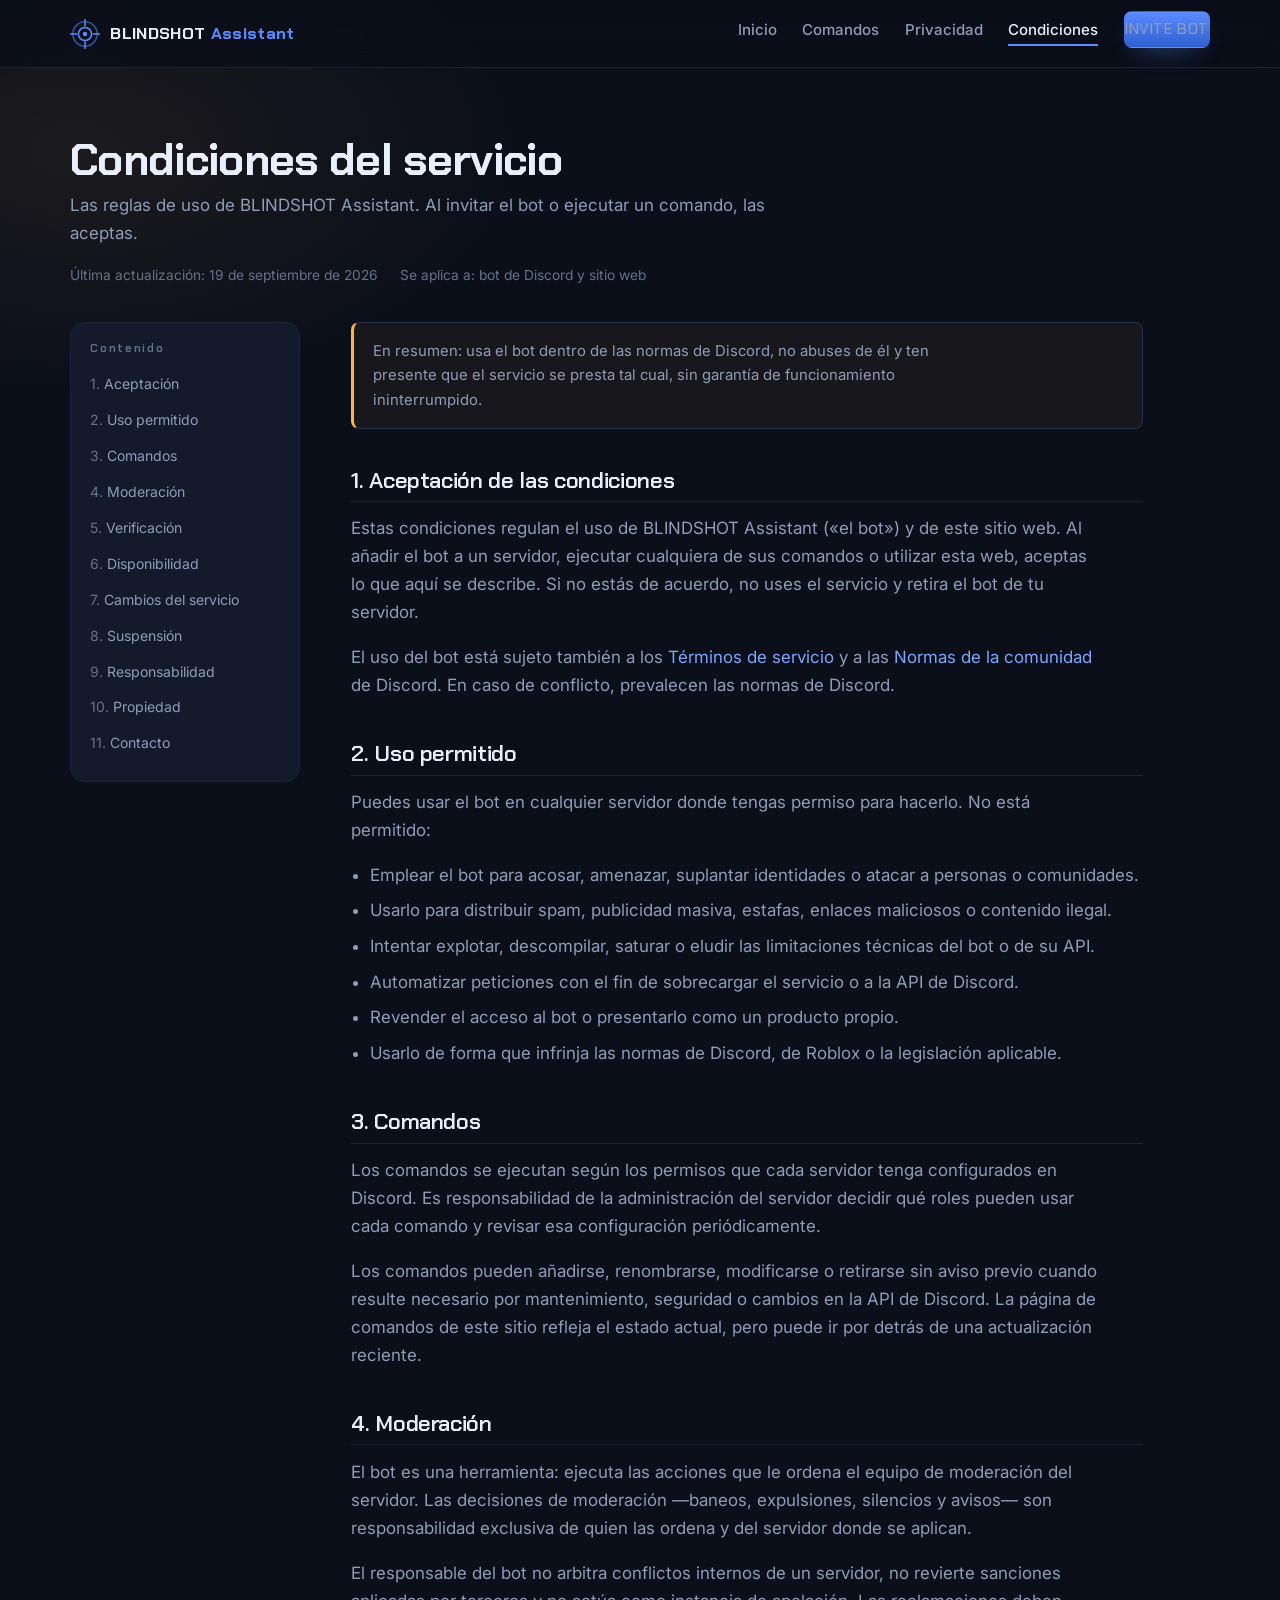
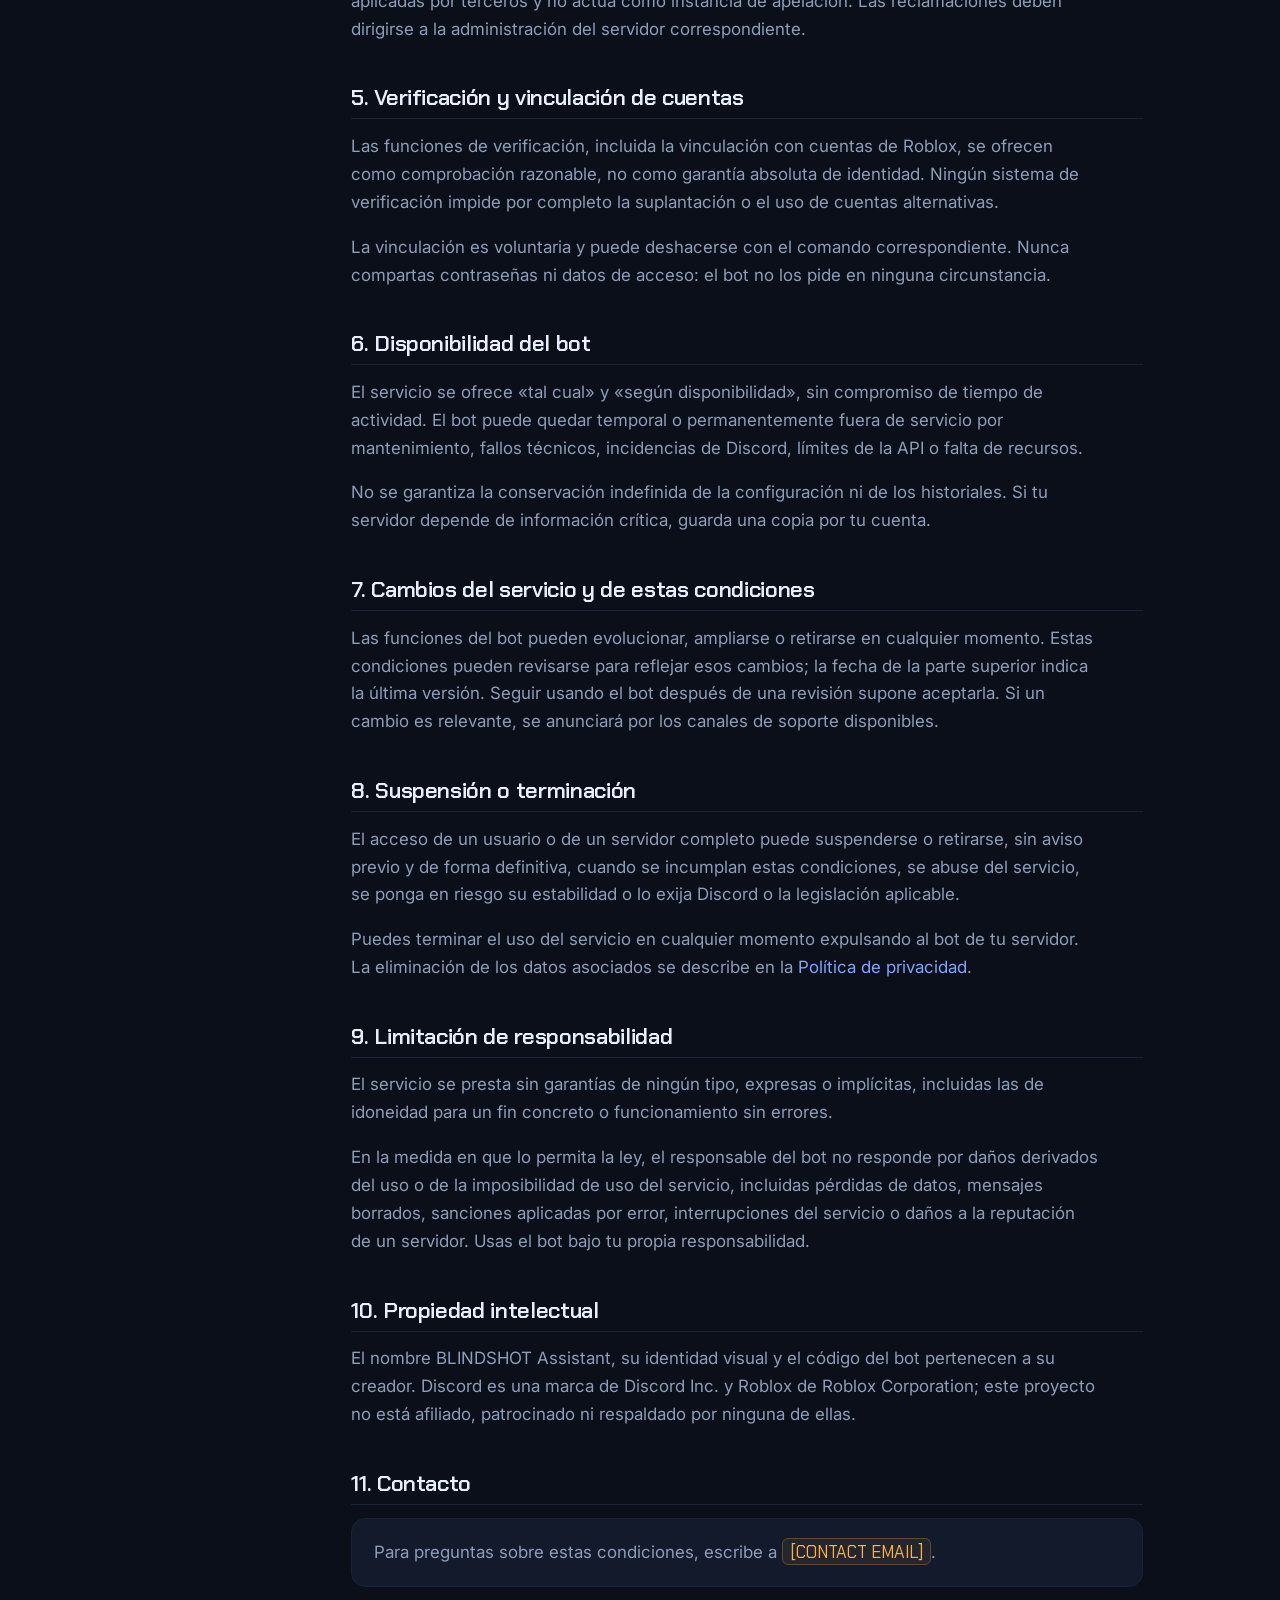
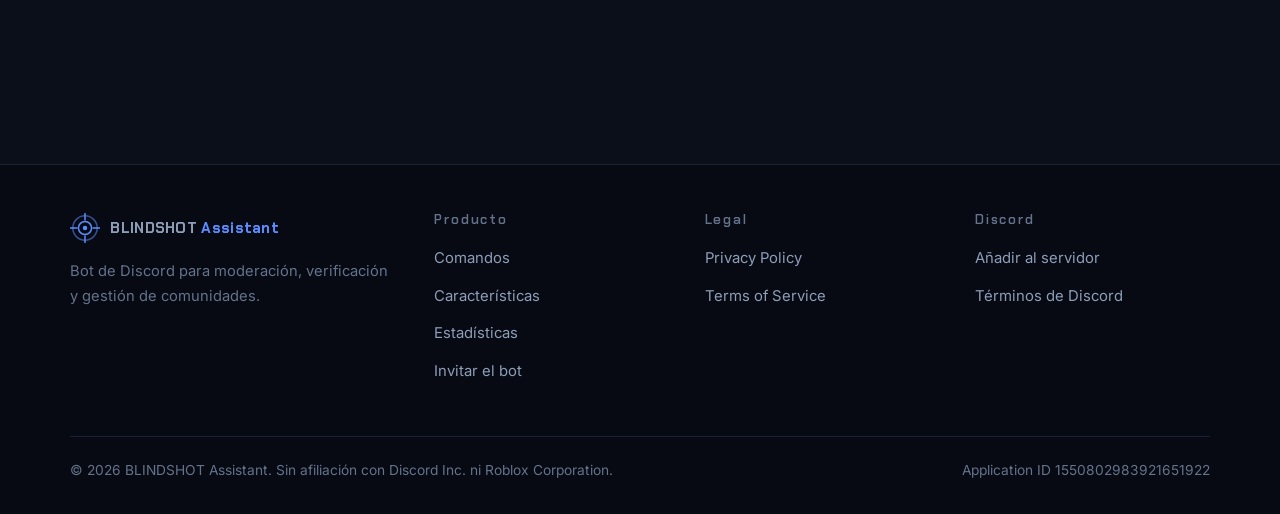
<file: terms.html>
<!DOCTYPE html>
<html lang="es">
<head>
<meta charset="UTF-8">
<meta name="viewport" content="width=device-width, initial-scale=1">
<title>Condiciones del servicio — BLINDSHOT Assistant</title>
<meta name="description" content="Condiciones de uso de BLINDSHOT Assistant: uso permitido, moderación, disponibilidad, suspensión y responsabilidad.">
<meta name="theme-color" content="#0b0f1a">
<link rel="icon" href="assets/favicon.svg" type="image/svg+xml">
<link rel="preconnect" href="https://fonts.googleapis.com">
<link rel="preconnect" href="https://fonts.gstatic.com" crossorigin>
<link href="https://fonts.googleapis.com/css2?family=Chakra+Petch:wght@400;500;600;700&family=Inter:wght@400;500;600&display=swap" rel="stylesheet">
<link rel="stylesheet" href="style.css">
</head>
<body>
<a class="skip-link" href="#main">Saltar al contenido</a>

<header class="nav">
  <div class="nav__inner">
    <a class="brand" href="index.html">
      <svg class="brand__mark" viewBox="0 0 32 32" fill="none" aria-hidden="true">
        <circle cx="16" cy="16" r="13" stroke="#5B8CFF" stroke-width="1.6" opacity=".55"/>
        <circle cx="16" cy="16" r="7" stroke="#5B8CFF" stroke-width="1.6"/>
        <line x1="16" y1="0" x2="16" y2="8" stroke="#5B8CFF" stroke-width="1.6"/>
        <line x1="16" y1="24" x2="16" y2="32" stroke="#5B8CFF" stroke-width="1.6"/>
        <line x1="0" y1="16" x2="8" y2="16" stroke="#5B8CFF" stroke-width="1.6"/>
        <line x1="24" y1="16" x2="32" y2="16" stroke="#5B8CFF" stroke-width="1.6"/>
        <circle class="reticle-dot" cx="16" cy="16" r="2.4" fill="#5B8CFF"/>
      </svg>
      <span class="brand__name">BLINDSHOT <span>Assistant</span></span>
    </a>
    <button class="nav__toggle" type="button" aria-expanded="false" aria-controls="nav-links" aria-label="Abrir menú">
      <span></span><span></span><span></span>
    </button>
    <ul class="nav__links" id="nav-links">
      <li><a href="index.html">Inicio</a></li>
      <li><a href="commands.html">Comandos</a></li>
      <li><a href="privacy.html">Privacidad</a></li>
      <li><a href="terms.html">Condiciones</a></li>
      <li><a class="btn btn-primary btn-sm" href="#" data-invite>INVITE BOT</a></li>
    </ul>
  </div>
</header>

<main id="main">
  <section class="page-head">
    <div class="wrap">
      <h1>Condiciones del servicio</h1>
      <p>Las reglas de uso de BLINDSHOT Assistant. Al invitar el bot o ejecutar un comando, las aceptas.</p>
      <div class="meta-line">
        <span>Última actualización: 19 de septiembre de 2026</span>
        <span>Se aplica a: bot de Discord y sitio web</span>
      </div>
    </div>
  </section>

  <section class="legal">
    <div class="wrap legal__layout">

      <nav class="legal__toc" aria-label="Índice">
        <h4>Contenido</h4>
        <ol>
          <li><a href="#aceptacion">Aceptación</a></li>
          <li><a href="#uso">Uso permitido</a></li>
          <li><a href="#comandos">Comandos</a></li>
          <li><a href="#moderacion">Moderación</a></li>
          <li><a href="#verificacion">Verificación</a></li>
          <li><a href="#disponibilidad">Disponibilidad</a></li>
          <li><a href="#cambios-servicio">Cambios del servicio</a></li>
          <li><a href="#suspension">Suspensión</a></li>
          <li><a href="#responsabilidad">Responsabilidad</a></li>
          <li><a href="#propiedad">Propiedad</a></li>
          <li><a href="#contacto">Contacto</a></li>
        </ol>
      </nav>

      <div class="legal__body">

        <div class="notice">
          <p>En resumen: usa el bot dentro de las normas de Discord, no abuses de él y ten presente que el servicio se presta tal cual, sin garantía de funcionamiento ininterrumpido.</p>
        </div>

        <section id="aceptacion">
          <h2>1. Aceptación de las condiciones</h2>
          <p>Estas condiciones regulan el uso de BLINDSHOT Assistant («el bot») y de este sitio web. Al añadir el bot a un servidor, ejecutar cualquiera de sus comandos o utilizar esta web, aceptas lo que aquí se describe. Si no estás de acuerdo, no uses el servicio y retira el bot de tu servidor.</p>
          <p>El uso del bot está sujeto también a los <a href="https://discord.com/terms" target="_blank" rel="noopener">Términos de servicio</a> y a las <a href="https://discord.com/guidelines" target="_blank" rel="noopener">Normas de la comunidad</a> de Discord. En caso de conflicto, prevalecen las normas de Discord.</p>
        </section>

        <section id="uso">
          <h2>2. Uso permitido</h2>
          <p>Puedes usar el bot en cualquier servidor donde tengas permiso para hacerlo. No está permitido:</p>
          <ul>
            <li>Emplear el bot para acosar, amenazar, suplantar identidades o atacar a personas o comunidades.</li>
            <li>Usarlo para distribuir spam, publicidad masiva, estafas, enlaces maliciosos o contenido ilegal.</li>
            <li>Intentar explotar, descompilar, saturar o eludir las limitaciones técnicas del bot o de su API.</li>
            <li>Automatizar peticiones con el fin de sobrecargar el servicio o a la API de Discord.</li>
            <li>Revender el acceso al bot o presentarlo como un producto propio.</li>
            <li>Usarlo de forma que infrinja las normas de Discord, de Roblox o la legislación aplicable.</li>
          </ul>
        </section>

        <section id="comandos">
          <h2>3. Comandos</h2>
          <p>Los comandos se ejecutan según los permisos que cada servidor tenga configurados en Discord. Es responsabilidad de la administración del servidor decidir qué roles pueden usar cada comando y revisar esa configuración periódicamente.</p>
          <p>Los comandos pueden añadirse, renombrarse, modificarse o retirarse sin aviso previo cuando resulte necesario por mantenimiento, seguridad o cambios en la API de Discord. La página de comandos de este sitio refleja el estado actual, pero puede ir por detrás de una actualización reciente.</p>
        </section>

        <section id="moderacion">
          <h2>4. Moderación</h2>
          <p>El bot es una herramienta: ejecuta las acciones que le ordena el equipo de moderación del servidor. Las decisiones de moderación —baneos, expulsiones, silencios y avisos— son responsabilidad exclusiva de quien las ordena y del servidor donde se aplican.</p>
          <p>El responsable del bot no arbitra conflictos internos de un servidor, no revierte sanciones aplicadas por terceros y no actúa como instancia de apelación. Las reclamaciones deben dirigirse a la administración del servidor correspondiente.</p>
        </section>

        <section id="verificacion">
          <h2>5. Verificación y vinculación de cuentas</h2>
          <p>Las funciones de verificación, incluida la vinculación con cuentas de Roblox, se ofrecen como comprobación razonable, no como garantía absoluta de identidad. Ningún sistema de verificación impide por completo la suplantación o el uso de cuentas alternativas.</p>
          <p>La vinculación es voluntaria y puede deshacerse con el comando correspondiente. Nunca compartas contraseñas ni datos de acceso: el bot no los pide en ninguna circunstancia.</p>
        </section>

        <section id="disponibilidad">
          <h2>6. Disponibilidad del bot</h2>
          <p>El servicio se ofrece «tal cual» y «según disponibilidad», sin compromiso de tiempo de actividad. El bot puede quedar temporal o permanentemente fuera de servicio por mantenimiento, fallos técnicos, incidencias de Discord, límites de la API o falta de recursos.</p>
          <p>No se garantiza la conservación indefinida de la configuración ni de los historiales. Si tu servidor depende de información crítica, guarda una copia por tu cuenta.</p>
        </section>

        <section id="cambios-servicio">
          <h2>7. Cambios del servicio y de estas condiciones</h2>
          <p>Las funciones del bot pueden evolucionar, ampliarse o retirarse en cualquier momento. Estas condiciones pueden revisarse para reflejar esos cambios; la fecha de la parte superior indica la última versión. Seguir usando el bot después de una revisión supone aceptarla. Si un cambio es relevante, se anunciará por los canales de soporte disponibles.</p>
        </section>

        <section id="suspension">
          <h2>8. Suspensión o terminación</h2>
          <p>El acceso de un usuario o de un servidor completo puede suspenderse o retirarse, sin aviso previo y de forma definitiva, cuando se incumplan estas condiciones, se abuse del servicio, se ponga en riesgo su estabilidad o lo exija Discord o la legislación aplicable.</p>
          <p>Puedes terminar el uso del servicio en cualquier momento expulsando al bot de tu servidor. La eliminación de los datos asociados se describe en la <a href="privacy.html">Política de privacidad</a>.</p>
        </section>

        <section id="responsabilidad">
          <h2>9. Limitación de responsabilidad</h2>
          <p>El servicio se presta sin garantías de ningún tipo, expresas o implícitas, incluidas las de idoneidad para un fin concreto o funcionamiento sin errores.</p>
          <p>En la medida en que lo permita la ley, el responsable del bot no responde por daños derivados del uso o de la imposibilidad de uso del servicio, incluidas pérdidas de datos, mensajes borrados, sanciones aplicadas por error, interrupciones del servicio o daños a la reputación de un servidor. Usas el bot bajo tu propia responsabilidad.</p>
        </section>

        <section id="propiedad">
          <h2>10. Propiedad intelectual</h2>
          <p>El nombre BLINDSHOT Assistant, su identidad visual y el código del bot pertenecen a su creador. Discord es una marca de Discord Inc. y Roblox de Roblox Corporation; este proyecto no está afiliado, patrocinado ni respaldado por ninguna de ellas.</p>
        </section>

        <section id="contacto">
          <h2>11. Contacto</h2>
          <div class="contact-box">
            <p style="margin:0">Para preguntas sobre estas condiciones, escribe a <code>[CONTACT EMAIL]</code>.</p>
          </div>
        </section>

      </div>
    </div>
  </section>
</main>

<footer class="footer">
  <div class="wrap">
    <div class="footer__grid">
      <div class="footer__about">
        <a class="brand" href="index.html" style="margin-bottom:1rem">
          <svg class="brand__mark" viewBox="0 0 32 32" fill="none" aria-hidden="true">
            <circle cx="16" cy="16" r="13" stroke="#5B8CFF" stroke-width="1.6" opacity=".55"/>
            <circle cx="16" cy="16" r="7" stroke="#5B8CFF" stroke-width="1.6"/>
            <line x1="16" y1="0" x2="16" y2="8" stroke="#5B8CFF" stroke-width="1.6"/>
            <line x1="16" y1="24" x2="16" y2="32" stroke="#5B8CFF" stroke-width="1.6"/>
            <line x1="0" y1="16" x2="8" y2="16" stroke="#5B8CFF" stroke-width="1.6"/>
            <line x1="24" y1="16" x2="32" y2="16" stroke="#5B8CFF" stroke-width="1.6"/>
            <circle class="reticle-dot" cx="16" cy="16" r="2.4" fill="#5B8CFF"/>
          </svg>
          <span class="brand__name">BLINDSHOT <span>Assistant</span></span>
        </a>
        <p>Bot de Discord para moderación, verificación y gestión de comunidades.</p>
      </div>
      <div>
        <h4>Producto</h4>
        <ul>
          <li><a href="commands.html">Comandos</a></li>
          <li><a href="index.html#features">Características</a></li>
          <li><a href="index.html#stats">Estadísticas</a></li>
          <li><a href="#" data-invite>Invitar el bot</a></li>
        </ul>
      </div>
      <div>
        <h4>Legal</h4>
        <ul>
          <li><a href="privacy.html">Privacy Policy</a></li>
          <li><a href="terms.html">Terms of Service</a></li>
        </ul>
      </div>
      <div>
        <h4>Discord</h4>
        <ul>
          <li><a href="#" data-invite>Añadir al servidor</a></li>
          <li><a href="https://discord.com/terms" target="_blank" rel="noopener">Términos de Discord</a></li>
        </ul>
      </div>
    </div>
    <div class="footer__bottom">
      <span>© <span data-year>2026</span> BLINDSHOT Assistant. Sin afiliación con Discord Inc. ni Roblox Corporation.</span>
      <span>Application ID 1550802983921651922</span>
    </div>
  </div>
</footer>

<script src="script.js"></script>
</body>
</html>
</file>
<file: style.css>
/* ============================================================
   BLINDSHOT Assistant — style.css
   Paleta: azul-noche profundo + azul señal + ámbar de puntería
   ============================================================ */

/* ---------- 1. Tokens ---------- */
:root {
  /* Color */
  --ink: #0b0f1a;
  --ink-deep: #070a12;
  --panel: #121a2b;
  --panel-2: #172238;
  --line: #22304a;
  --line-soft: #1a2335;

  --text: #e8eefb;
  --text-mute: #8e9db8;
  --text-dim: #64728c;

  --signal: #5b8cff;
  --signal-soft: #7ea6ff;
  --signal-deep: #2f5fd0;
  --amber: #ffb347;
  --green: #49d17f;
  --red: #ff6b6b;

  /* Tipografía */
  --font-display: "Chakra Petch", "Segoe UI", system-ui, sans-serif;
  --font-body: "Inter", system-ui, -apple-system, "Segoe UI", sans-serif;

  --step--1: clamp(0.82rem, 0.79rem + 0.12vw, 0.88rem);
  --step-0: clamp(0.98rem, 0.95rem + 0.18vw, 1.06rem);
  --step-1: clamp(1.18rem, 1.1rem + 0.4vw, 1.4rem);
  --step-2: clamp(1.45rem, 1.3rem + 0.75vw, 1.95rem);
  --step-3: clamp(1.9rem, 1.6rem + 1.5vw, 2.9rem);
  --step-4: clamp(2.6rem, 1.9rem + 3.4vw, 5rem);

  /* Espaciado y formas */
  --wrap: 1140px;
  --gutter: clamp(1.1rem, 4vw, 2.5rem);
  --r-sm: 8px;
  --r-md: 14px;
  --r-lg: 20px;

  --shadow: 0 18px 40px -22px rgba(0, 0, 0, 0.9);
  --glow: 0 0 0 1px rgba(91, 140, 255, 0.35), 0 14px 34px -18px rgba(91, 140, 255, 0.55);

  --ease: cubic-bezier(0.22, 0.61, 0.36, 1);
  --nav-h: 68px;
}

/* ---------- 2. Base ---------- */
*,
*::before,
*::after { box-sizing: border-box; }

html {
  scroll-behavior: smooth;
  scroll-padding-top: calc(var(--nav-h) + 16px);
  -webkit-text-size-adjust: 100%;
}

body {
  margin: 0;
  background: var(--ink);
  color: var(--text);
  font-family: var(--font-body);
  font-size: var(--step-0);
  line-height: 1.65;
  overflow-x: hidden;
  /* Trama de fondo muy sutil: puntos de mira lejanos */
  background-image:
    radial-gradient(900px 420px at 78% -8%, rgba(91, 140, 255, 0.16), transparent 70%),
    radial-gradient(700px 380px at 6% 4%, rgba(255, 179, 71, 0.07), transparent 65%);
  background-repeat: no-repeat;
  background-attachment: scroll;
}

img, svg { max-width: 100%; display: block; }

h1, h2, h3, h4 {
  font-family: var(--font-display);
  font-weight: 600;
  line-height: 1.12;
  letter-spacing: -0.015em;
  margin: 0 0 0.6em;
}

h1 { font-size: var(--step-4); font-weight: 700; }
h2 { font-size: var(--step-3); }
h3 { font-size: var(--step-1); }

p { margin: 0 0 1em; max-width: 68ch; }

a { color: var(--signal-soft); text-decoration: none; }
a:hover { color: var(--text); }

ul { margin: 0 0 1em; padding-left: 1.15rem; }
li { margin-bottom: 0.45em; }

:focus-visible {
  outline: 2px solid var(--amber);
  outline-offset: 3px;
  border-radius: 4px;
}

.wrap {
  width: min(100% - (var(--gutter) * 2), var(--wrap));
  margin-inline: auto;
}

.skip-link {
  position: absolute;
  left: -9999px;
  top: 0;
  background: var(--signal);
  color: #04070f;
  padding: 0.7rem 1.1rem;
  z-index: 200;
  font-weight: 600;
}
.skip-link:focus { left: 12px; top: 12px; }

/* ---------- 3. Botones ---------- */
.btn {
  display: inline-flex;
  align-items: center;
  justify-content: center;
  gap: 0.55rem;
  font-family: var(--font-display);
  font-weight: 600;
  font-size: 0.95rem;
  letter-spacing: 0.04em;
  padding: 0.82rem 1.4rem;
  border-radius: var(--r-sm);
  border: 1px solid transparent;
  cursor: pointer;
  transition: transform 0.18s var(--ease), background 0.2s var(--ease),
              border-color 0.2s var(--ease), box-shadow 0.2s var(--ease), color 0.2s var(--ease);
  white-space: nowrap;
}

.btn:active { transform: translateY(1px); }

.btn-primary {
  background: linear-gradient(180deg, var(--signal) 0%, var(--signal-deep) 100%);
  color: #061021;
  box-shadow: 0 10px 26px -14px rgba(91, 140, 255, 0.9);
}
.btn-primary:hover {
  color: #061021;
  box-shadow: 0 14px 30px -12px rgba(91, 140, 255, 1);
  filter: brightness(1.08);
}

.btn-ghost {
  background: rgba(255, 255, 255, 0.02);
  border-color: var(--line);
  color: var(--text);
}
.btn-ghost:hover {
  border-color: var(--signal);
  background: rgba(91, 140, 255, 0.1);
  color: var(--text);
}

.btn-sm { padding: 0.55rem 1rem; font-size: 0.85rem; }
.btn-lg { padding: 1rem 1.75rem; font-size: 1.02rem; }

/* ---------- 4. Navbar ---------- */
.nav {
  position: sticky;
  top: 0;
  z-index: 100;
  height: var(--nav-h);
  display: flex;
  align-items: center;
  background: rgba(11, 15, 26, 0.72);
  backdrop-filter: blur(14px);
  -webkit-backdrop-filter: blur(14px);
  border-bottom: 1px solid var(--line-soft);
}

.nav__inner {
  width: min(100% - (var(--gutter) * 2), var(--wrap));
  margin-inline: auto;
  display: flex;
  align-items: center;
  gap: 1.5rem;
}

.brand {
  display: flex;
  align-items: center;
  gap: 0.65rem;
  color: var(--text);
  font-family: var(--font-display);
  font-weight: 700;
  font-size: 1.05rem;
  letter-spacing: 0.02em;
  margin-right: auto;
}
.brand:hover { color: var(--text); }
.brand__mark { width: 30px; height: 30px; flex: none; }
.brand__mark circle, .brand__mark line { transition: stroke 0.25s var(--ease); }
.brand:hover .brand__mark .reticle-dot { fill: var(--amber); }
.brand__name span { color: var(--signal); }

.nav__links {
  display: flex;
  align-items: center;
  gap: 1.6rem;
  list-style: none;
  margin: 0;
  padding: 0;
}
.nav__links a {
  color: var(--text-mute);
  font-size: 0.94rem;
  font-weight: 500;
  padding: 0.3rem 0;
  position: relative;
}
.nav__links a::after {
  content: "";
  position: absolute;
  left: 0; bottom: -2px;
  height: 2px; width: 0;
  background: var(--signal);
  transition: width 0.22s var(--ease);
}
.nav__links a:hover { color: var(--text); }
.nav__links a:hover::after,
.nav__links a[aria-current="page"]::after { width: 100%; }
.nav__links a[aria-current="page"] { color: var(--text); }

.nav__toggle {
  display: none;
  width: 42px; height: 42px;
  background: transparent;
  border: 1px solid var(--line);
  border-radius: var(--r-sm);
  cursor: pointer;
  padding: 0;
  position: relative;
}
.nav__toggle span {
  position: absolute;
  left: 11px;
  width: 18px; height: 2px;
  background: var(--text);
  transition: transform 0.25s var(--ease), opacity 0.2s var(--ease);
}
.nav__toggle span:nth-child(1) { top: 14px; }
.nav__toggle span:nth-child(2) { top: 20px; }
.nav__toggle span:nth-child(3) { top: 26px; }
.nav__toggle[aria-expanded="true"] span:nth-child(1) { transform: translateY(6px) rotate(45deg); }
.nav__toggle[aria-expanded="true"] span:nth-child(2) { opacity: 0; }
.nav__toggle[aria-expanded="true"] span:nth-child(3) { transform: translateY(-6px) rotate(-45deg); }

/* ---------- 5. Hero ---------- */
.hero {
  position: relative;
  padding: clamp(3.5rem, 8vw, 7rem) 0 clamp(3rem, 7vw, 6rem);
  overflow: hidden;
}

.hero__grid {
  display: grid;
  grid-template-columns: minmax(0, 1.05fr) minmax(0, 0.95fr);
  gap: clamp(2rem, 5vw, 4.5rem);
  align-items: center;
}

.hero__status {
  display: inline-flex;
  align-items: center;
  gap: 0.6rem;
  border: 1px solid var(--line);
  background: rgba(255, 255, 255, 0.025);
  border-radius: 100px;
  padding: 0.38rem 0.95rem 0.38rem 0.7rem;
  font-size: var(--step--1);
  color: var(--text-mute);
  margin-bottom: 1.6rem;
}

.dot {
  width: 9px; height: 9px;
  border-radius: 50%;
  background: var(--text-dim);
  flex: none;
  position: relative;
}
.dot.is-online { background: var(--green); box-shadow: 0 0 0 4px rgba(73, 209, 127, 0.16); }
.dot.is-offline { background: var(--red); box-shadow: 0 0 0 4px rgba(255, 107, 107, 0.16); }

.hero h1 { margin-bottom: 0.35em; }
.hero h1 .thin {
  display: block;
  font-weight: 400;
  font-size: 0.42em;
  letter-spacing: 0.34em;
  color: var(--signal);
  margin-bottom: 0.5em;
}

.hero__lead {
  font-size: var(--step-1);
  color: var(--text-mute);
  max-width: 46ch;
  line-height: 1.55;
}

.hero__actions {
  display: flex;
  flex-wrap: wrap;
  gap: 0.85rem;
  margin-top: 2rem;
}

.hero__meta {
  margin-top: 2.2rem;
  display: flex;
  gap: 2rem;
  flex-wrap: wrap;
  border-top: 1px solid var(--line-soft);
  padding-top: 1.3rem;
}
.hero__meta div { min-width: 90px; }
.hero__meta b {
  display: block;
  font-family: var(--font-display);
  font-size: var(--step-2);
  font-weight: 700;
  color: var(--text);
  line-height: 1.1;
}
.hero__meta small { color: var(--text-dim); font-size: var(--step--1); }

/* Retícula */
.reticle {
  position: relative;
  aspect-ratio: 1 / 1;
  max-width: 440px;
  margin-inline: auto;
  width: 100%;
}
.reticle__svg { width: 100%; height: 100%; overflow: visible; }
.reticle__ring-outer { transform-origin: 50% 50%; animation: spin 46s linear infinite; }
.reticle__ring-inner { transform-origin: 50% 50%; animation: spin 28s linear infinite reverse; }
.reticle__cross { transform-origin: 50% 50%; }
.reticle__lock { transform-origin: 50% 50%; animation: lock 1.1s var(--ease) 0.2s both; }
.reticle__core { animation: pulse 3.4s ease-in-out infinite; transform-origin: 50% 50%; }

@keyframes spin { to { transform: rotate(360deg); } }
@keyframes lock {
  from { transform: scale(1.6); opacity: 0; }
  to { transform: scale(1); opacity: 1; }
}
@keyframes pulse {
  0%, 100% { opacity: 0.55; }
  50% { opacity: 1; }
}

.reticle__readout {
  position: absolute;
  inset: auto 0 -6px 0;
  text-align: center;
  font-family: var(--font-display);
  font-size: var(--step--1);
  letter-spacing: 0.22em;
  color: var(--text-dim);
}

/* ---------- 6. Secciones ---------- */
.section { padding: clamp(3.2rem, 7vw, 5.5rem) 0; }
.section--alt {
  background: linear-gradient(180deg, transparent, rgba(18, 26, 43, 0.65) 12%, rgba(18, 26, 43, 0.65) 88%, transparent);
  border-block: 1px solid var(--line-soft);
}

.section__head { max-width: 62ch; margin-bottom: 2.6rem; }
.section__head p { color: var(--text-mute); margin-bottom: 0; }
.section__head h2 { position: relative; padding-left: 1rem; }
.section__head h2::before {
  content: "";
  position: absolute;
  left: 0; top: 0.18em; bottom: 0.18em;
  width: 3px;
  background: linear-gradient(180deg, var(--signal), transparent);
  border-radius: 2px;
}

/* ---------- 7. Tarjetas de características ---------- */
.grid {
  display: grid;
  gap: 1.1rem;
  grid-template-columns: repeat(auto-fit, minmax(255px, 1fr));
}

.card {
  background: var(--panel);
  border: 1px solid var(--line-soft);
  border-radius: var(--r-md);
  padding: 1.6rem 1.5rem;
  transition: border-color 0.22s var(--ease), background 0.22s var(--ease), transform 0.22s var(--ease);
}
.card:hover {
  border-color: var(--line);
  background: var(--panel-2);
  transform: translateY(-3px);
}
.card h3 { margin-bottom: 0.4rem; font-size: 1.1rem; }
.card p { color: var(--text-mute); font-size: 0.95rem; margin: 0; }

.card__icon {
  width: 40px; height: 40px;
  display: grid;
  place-items: center;
  border-radius: 10px;
  background: rgba(91, 140, 255, 0.12);
  border: 1px solid rgba(91, 140, 255, 0.25);
  color: var(--signal-soft);
  margin-bottom: 1.1rem;
}
.card__icon svg { width: 20px; height: 20px; }

/* ---------- 8. Estadísticas ---------- */
.stats {
  display: grid;
  grid-template-columns: repeat(auto-fit, minmax(180px, 1fr));
  gap: 1px;
  background: var(--line-soft);
  border: 1px solid var(--line-soft);
  border-radius: var(--r-lg);
  overflow: hidden;
}
.stat {
  background: var(--panel);
  padding: 2rem 1.5rem;
  text-align: center;
}
.stat__value {
  font-family: var(--font-display);
  font-size: clamp(2.1rem, 5vw, 3.2rem);
  font-weight: 700;
  line-height: 1;
  color: var(--text);
  font-variant-numeric: tabular-nums;
}
.stat__label {
  color: var(--text-dim);
  font-size: var(--step--1);
  letter-spacing: 0.12em;
  margin-top: 0.6rem;
}
.stat--status .stat__value {
  font-size: clamp(1.5rem, 3.4vw, 2.1rem);
  display: inline-flex;
  align-items: center;
  gap: 0.6rem;
}

/* ---------- 9. Vista previa de comandos ---------- */
.cmd-preview {
  display: grid;
  gap: 0.75rem;
  grid-template-columns: repeat(auto-fit, minmax(270px, 1fr));
}

.cmd-row {
  display: flex;
  align-items: center;
  gap: 0.9rem;
  background: var(--panel);
  border: 1px solid var(--line-soft);
  border-radius: var(--r-sm);
  padding: 0.9rem 1.05rem;
  transition: border-color 0.2s var(--ease), background 0.2s var(--ease);
}
.cmd-row:hover { border-color: var(--signal); background: var(--panel-2); }
.cmd-row code {
  font-family: var(--font-display);
  font-weight: 600;
  color: var(--signal-soft);
  font-size: 0.98rem;
}
.cmd-row span { color: var(--text-dim); font-size: 0.88rem; }

.center-action { margin-top: 2.2rem; display: flex; justify-content: center; }

/* ---------- 10. Banda CTA ---------- */
.cta-band {
  border: 1px solid var(--line);
  border-radius: var(--r-lg);
  padding: clamp(2rem, 5vw, 3.4rem);
  background:
    radial-gradient(520px 200px at 84% 0%, rgba(91, 140, 255, 0.2), transparent 70%),
    var(--panel);
  display: flex;
  flex-wrap: wrap;
  gap: 1.6rem;
  align-items: center;
  justify-content: space-between;
}
.cta-band h2 { margin-bottom: 0.3rem; }
.cta-band p { color: var(--text-mute); margin: 0; }

/* ---------- 11. Footer ---------- */
.footer {
  border-top: 1px solid var(--line-soft);
  background: var(--ink-deep);
  padding: 3rem 0 2rem;
  margin-top: clamp(3rem, 7vw, 5rem);
}
.footer__grid {
  display: grid;
  grid-template-columns: minmax(0, 1.4fr) repeat(auto-fit, minmax(150px, 1fr));
  gap: 2.2rem;
}
.footer h4 {
  font-size: 0.82rem;
  letter-spacing: 0.14em;
  color: var(--text-dim);
  margin-bottom: 1rem;
  font-weight: 600;
}
.footer ul { list-style: none; padding: 0; margin: 0; }
.footer li { margin-bottom: 0.6rem; }
.footer a { color: var(--text-mute); font-size: 0.93rem; }
.footer a:hover { color: var(--signal-soft); }
.footer__about p { color: var(--text-dim); font-size: 0.92rem; max-width: 38ch; }
.footer__bottom {
  margin-top: 2.6rem;
  padding-top: 1.4rem;
  border-top: 1px solid var(--line-soft);
  display: flex;
  flex-wrap: wrap;
  gap: 0.8rem;
  justify-content: space-between;
  color: var(--text-dim);
  font-size: 0.86rem;
}

/* ---------- 12. Página de comandos ---------- */
.page-head {
  padding: clamp(2.6rem, 6vw, 4.2rem) 0 clamp(1.5rem, 3vw, 2.2rem);
}
.page-head h1 { font-size: var(--step-3); margin-bottom: 0.4rem; }
.page-head p { color: var(--text-mute); margin: 0; }

.toolbar {
  display: flex;
  flex-wrap: wrap;
  gap: 1rem;
  align-items: center;
  justify-content: space-between;
  margin-bottom: 1.6rem;
}

.search {
  position: relative;
  flex: 1 1 280px;
  max-width: 420px;
}
.search svg {
  position: absolute;
  left: 14px; top: 50%;
  transform: translateY(-50%);
  width: 17px; height: 17px;
  color: var(--text-dim);
  pointer-events: none;
}
.search input {
  width: 100%;
  background: var(--panel);
  border: 1px solid var(--line-soft);
  border-radius: var(--r-sm);
  color: var(--text);
  font-family: var(--font-body);
  font-size: 0.96rem;
  padding: 0.8rem 1rem 0.8rem 2.6rem;
  transition: border-color 0.2s var(--ease), box-shadow 0.2s var(--ease);
}
.search input::placeholder { color: var(--text-dim); }
.search input:focus {
  outline: none;
  border-color: var(--signal);
  box-shadow: 0 0 0 3px rgba(91, 140, 255, 0.16);
}

.result-count { color: var(--text-dim); font-size: 0.88rem; }

.filters {
  display: flex;
  flex-wrap: wrap;
  gap: 0.5rem;
  margin-bottom: 2rem;
}
.chip {
  font-family: var(--font-body);
  font-size: 0.9rem;
  font-weight: 500;
  color: var(--text-mute);
  background: transparent;
  border: 1px solid var(--line-soft);
  border-radius: 100px;
  padding: 0.5rem 1.05rem;
  cursor: pointer;
  transition: all 0.2s var(--ease);
}
.chip:hover { color: var(--text); border-color: var(--line); }
.chip[aria-pressed="true"] {
  background: rgba(91, 140, 255, 0.14);
  border-color: var(--signal);
  color: var(--text);
}
.chip b { font-weight: 600; color: var(--text-dim); margin-left: 0.4rem; }
.chip[aria-pressed="true"] b { color: var(--signal-soft); }

.cmd-grid {
  display: grid;
  gap: 1rem;
  grid-template-columns: repeat(auto-fill, minmax(268px, 1fr));
}

.cmd-card {
  text-align: left;
  font: inherit;
  color: inherit;
  cursor: pointer;
  background: var(--panel);
  border: 1px solid var(--line-soft);
  border-radius: var(--r-md);
  padding: 1.25rem 1.3rem;
  display: flex;
  flex-direction: column;
  gap: 0.55rem;
  transition: border-color 0.2s var(--ease), background 0.2s var(--ease), transform 0.2s var(--ease);
  animation: card-in 0.36s var(--ease) both;
}
.cmd-card:hover {
  border-color: var(--signal);
  background: var(--panel-2);
  transform: translateY(-3px);
}
.cmd-card__name {
  font-family: var(--font-display);
  font-weight: 600;
  font-size: 1.06rem;
  color: var(--text);
}
.cmd-card__desc {
  display: block;
  color: var(--text-mute);
  font-size: 0.92rem;
  line-height: 1.5;
  margin: 0;
}
.cmd-card__foot {
  margin-top: auto;
  padding-top: 0.6rem;
  display: flex;
  align-items: center;
  justify-content: space-between;
  gap: 0.6rem;
}

.tag {
  font-size: 0.72rem;
  letter-spacing: 0.08em;
  padding: 0.22rem 0.6rem;
  border-radius: 100px;
  border: 1px solid var(--line);
  color: var(--text-dim);
}
.tag--moderation { color: #ff9c9c; border-color: rgba(255, 107, 107, 0.35); background: rgba(255, 107, 107, 0.08); }
.tag--community { color: #8fe0b0; border-color: rgba(73, 209, 127, 0.35); background: rgba(73, 209, 127, 0.08); }
.tag--utility { color: var(--signal-soft); border-color: rgba(91, 140, 255, 0.35); background: rgba(91, 140, 255, 0.08); }
.tag--verification { color: #ffca85; border-color: rgba(255, 179, 71, 0.35); background: rgba(255, 179, 71, 0.08); }

.cmd-card__more { color: var(--text-dim); font-size: 0.82rem; }

@keyframes card-in {
  from { opacity: 0; transform: translateY(10px); }
  to { opacity: 1; transform: none; }
}

.empty {
  border: 1px dashed var(--line);
  border-radius: var(--r-md);
  padding: 3rem 1.5rem;
  text-align: center;
  color: var(--text-mute);
}
.empty h3 { margin-bottom: 0.3rem; }
.empty p { margin: 0 auto; }

/* ---------- 13. Modal ---------- */
.modal {
  position: fixed;
  inset: 0;
  z-index: 150;
  display: grid;
  place-items: center;
  padding: var(--gutter);
  background: rgba(4, 7, 14, 0.72);
  backdrop-filter: blur(6px);
  -webkit-backdrop-filter: blur(6px);
  opacity: 0;
  visibility: hidden;
  transition: opacity 0.22s var(--ease), visibility 0.22s var(--ease);
}
.modal.is-open { opacity: 1; visibility: visible; }

.modal__box {
  width: min(560px, 100%);
  max-height: 86vh;
  overflow-y: auto;
  background: var(--panel);
  border: 1px solid var(--line);
  border-radius: var(--r-lg);
  box-shadow: var(--shadow);
  padding: clamp(1.4rem, 4vw, 2.1rem);
  transform: translateY(14px) scale(0.98);
  transition: transform 0.26s var(--ease);
}
.modal.is-open .modal__box { transform: none; }

.modal__top {
  display: flex;
  align-items: flex-start;
  gap: 1rem;
  justify-content: space-between;
  margin-bottom: 0.4rem;
}
.modal__title {
  font-family: var(--font-display);
  font-size: var(--step-2);
  font-weight: 700;
  margin: 0;
}
.modal__close {
  flex: none;
  width: 36px; height: 36px;
  border-radius: var(--r-sm);
  border: 1px solid var(--line);
  background: transparent;
  color: var(--text-mute);
  font-size: 1.2rem;
  line-height: 1;
  cursor: pointer;
  transition: all 0.2s var(--ease);
}
.modal__close:hover { color: var(--text); border-color: var(--signal); background: rgba(91, 140, 255, 0.12); }

.modal__desc { color: var(--text-mute); margin-bottom: 1.4rem; }

.field { margin-bottom: 1.1rem; }
.field__label {
  font-size: 0.74rem;
  letter-spacing: 0.14em;
  color: var(--text-dim);
  margin-bottom: 0.4rem;
}
.field pre {
  margin: 0;
  background: var(--ink-deep);
  border: 1px solid var(--line-soft);
  border-radius: var(--r-sm);
  padding: 0.75rem 0.9rem;
  color: var(--signal-soft);
  font-family: var(--font-display);
  font-size: 0.92rem;
  overflow-x: auto;
  white-space: pre-wrap;
  word-break: break-word;
}
.perm-list { display: flex; flex-wrap: wrap; gap: 0.4rem; }
.perm {
  font-size: 0.8rem;
  padding: 0.28rem 0.7rem;
  border-radius: var(--r-sm);
  background: rgba(255, 179, 71, 0.09);
  border: 1px solid rgba(255, 179, 71, 0.28);
  color: #ffca85;
}
.perm--none {
  background: rgba(255, 255, 255, 0.03);
  border-color: var(--line-soft);
  color: var(--text-dim);
}

/* ---------- 14. Páginas legales ---------- */
.legal { padding-bottom: clamp(2rem, 5vw, 3.5rem); }
.legal__layout {
  display: grid;
  grid-template-columns: 230px minmax(0, 1fr);
  gap: clamp(1.6rem, 4vw, 3.4rem);
  align-items: start;
}
.legal__toc {
  position: sticky;
  top: calc(var(--nav-h) + 20px);
  border: 1px solid var(--line-soft);
  background: var(--panel);
  border-radius: var(--r-md);
  padding: 1.2rem 1.2rem 1rem;
}
.legal__toc h4 {
  font-size: 0.76rem;
  letter-spacing: 0.14em;
  color: var(--text-dim);
  margin-bottom: 0.9rem;
}
.legal__toc ol { list-style: none; margin: 0; padding: 0; counter-reset: toc; }
.legal__toc li { margin-bottom: 0.5rem; counter-increment: toc; }
.legal__toc a { color: var(--text-mute); font-size: 0.88rem; }
.legal__toc a::before { content: counter(toc) ". "; color: var(--text-dim); }
.legal__toc a:hover { color: var(--signal-soft); }

.legal__body { max-width: 72ch; }
.legal__body section { margin-bottom: 2.6rem; }
.legal__body h2 {
  font-size: var(--step-1);
  padding-bottom: 0.5rem;
  border-bottom: 1px solid var(--line-soft);
}
.legal__body p, .legal__body li { color: var(--text-mute); }
.legal__body strong { color: var(--text); font-weight: 600; }

.notice {
  border: 1px solid var(--line);
  border-left: 3px solid var(--amber);
  background: rgba(255, 179, 71, 0.05);
  border-radius: var(--r-sm);
  padding: 1rem 1.2rem;
  margin-bottom: 2.4rem;
}
.notice p { margin: 0; color: var(--text-mute); font-size: 0.93rem; }

.meta-line {
  display: flex;
  flex-wrap: wrap;
  gap: 1.4rem;
  color: var(--text-dim);
  font-size: 0.86rem;
  margin-top: 1rem;
}

.contact-box {
  border: 1px solid var(--line-soft);
  background: var(--panel);
  border-radius: var(--r-md);
  padding: 1.2rem 1.35rem;
}
.contact-box code {
  font-family: var(--font-display);
  color: var(--amber);
  background: rgba(255, 179, 71, 0.08);
  border: 1px solid rgba(255, 179, 71, 0.25);
  border-radius: 6px;
  padding: 0.12rem 0.45rem;
}

/* ---------- 15. Responsive ---------- */
@media (max-width: 960px) {
  .hero__grid { grid-template-columns: 1fr; }
  .reticle { max-width: 330px; order: -1; }
  .legal__layout { grid-template-columns: 1fr; }
  .legal__toc { position: static; }
}

@media (max-width: 760px) {
  .nav__toggle { display: block; }
  .nav__links {
    position: fixed;
    top: var(--nav-h);
    left: 0;
    right: 0;
    flex-direction: column;
    align-items: stretch;
    gap: 0;
    background: var(--ink-deep);
    border-bottom: 1px solid var(--line);
    padding: 0.5rem var(--gutter) 1.2rem;
    transform: translateY(-12px);
    opacity: 0;
    visibility: hidden;
    transition: transform 0.24s var(--ease), opacity 0.24s var(--ease), visibility 0.24s var(--ease);
  }
  .nav__links.is-open { transform: none; opacity: 1; visibility: visible; }
  .nav__links li { border-bottom: 1px solid var(--line-soft); }
  .nav__links li:last-child { border-bottom: 0; padding-top: 1rem; }
  .nav__links a { display: block; padding: 0.95rem 0; font-size: 1rem; }
  .nav__links a::after { display: none; }
  .nav__links .btn { width: 100%; }

  .hero__actions .btn { flex: 1 1 100%; }
  .cta-band { flex-direction: column; align-items: flex-start; }
  .footer__grid { grid-template-columns: repeat(auto-fit, minmax(140px, 1fr)); }
  .footer__about { grid-column: 1 / -1; }
  .toolbar { flex-direction: column; align-items: stretch; }
  .search { max-width: none; }
}

@media (max-width: 420px) {
  .cmd-grid { grid-template-columns: 1fr; }
  .hero__meta { gap: 1.2rem; }
}

/* ---------- 16. Accesibilidad de movimiento ---------- */
@media (prefers-reduced-motion: reduce) {
  *, *::before, *::after {
    animation-duration: 0.001ms !important;
    animation-iteration-count: 1 !important;
    transition-duration: 0.001ms !important;
    scroll-behavior: auto !important;
  }
}
</file>
